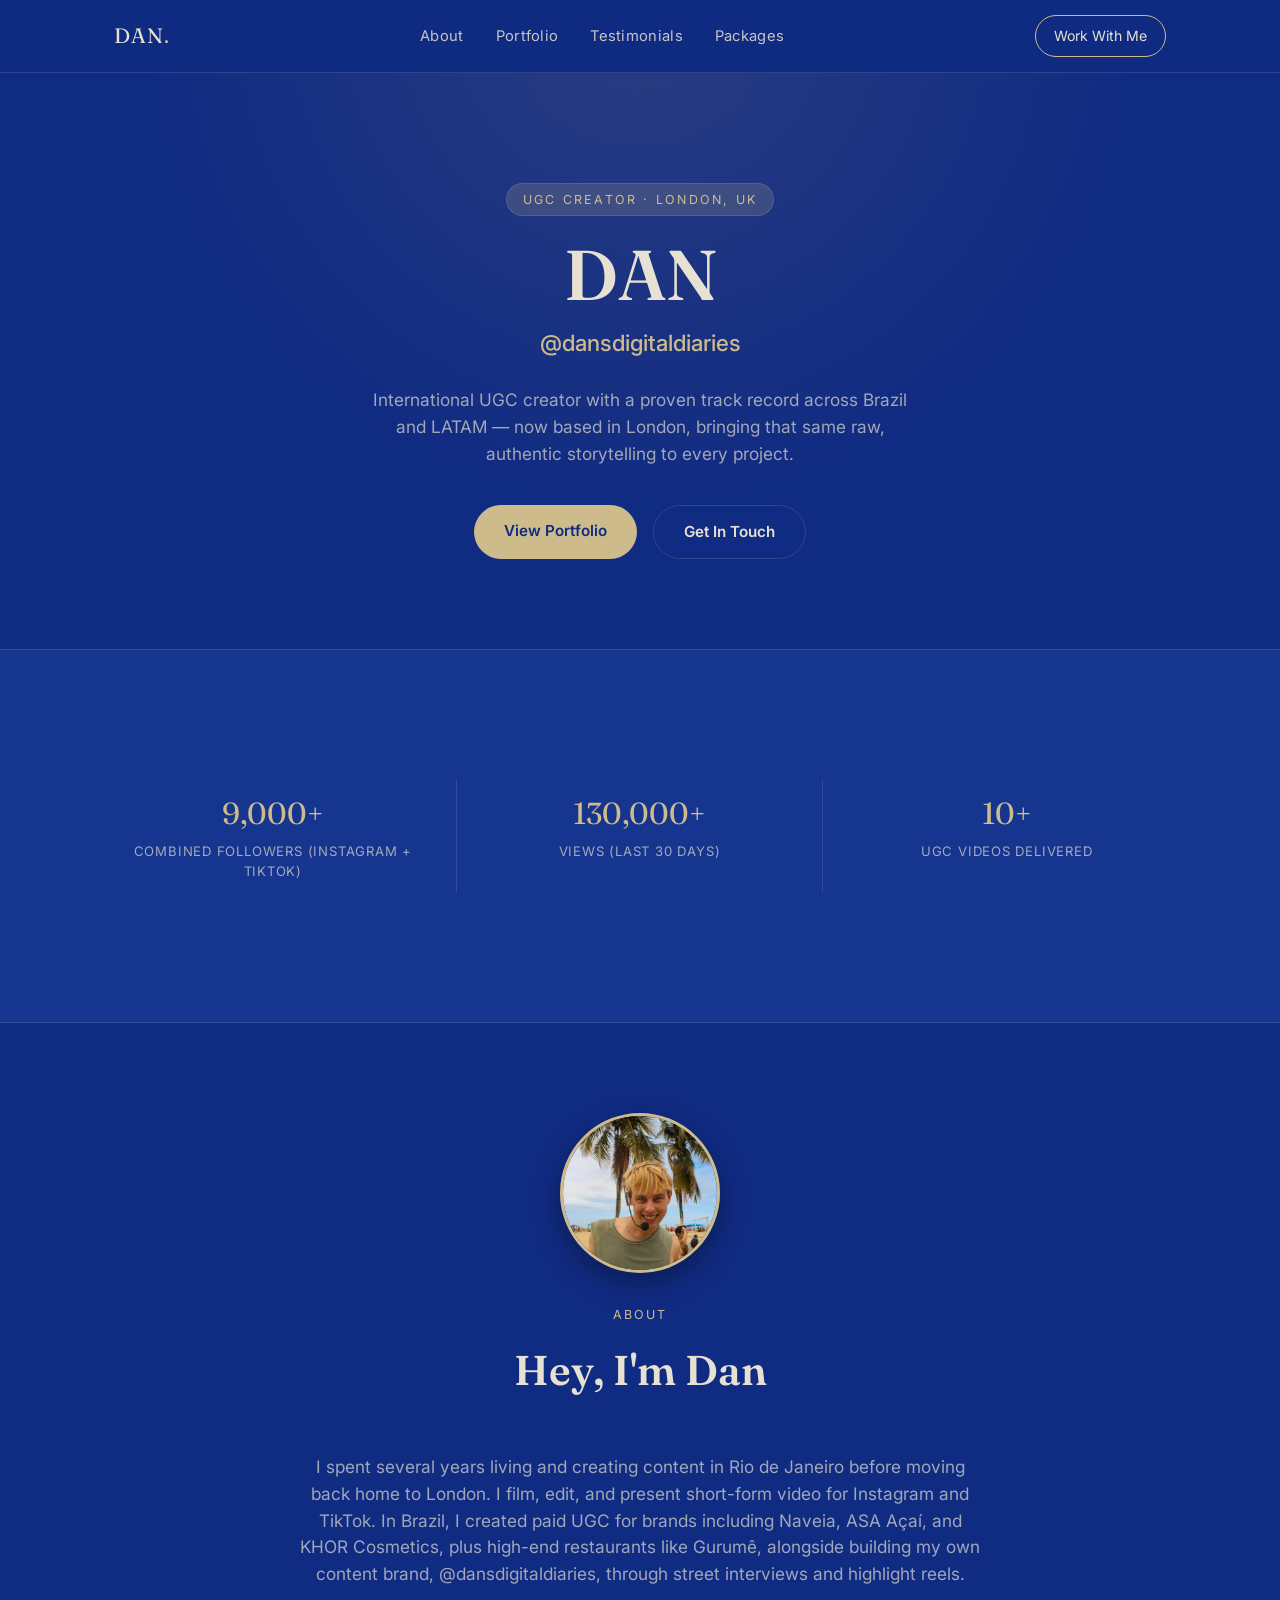
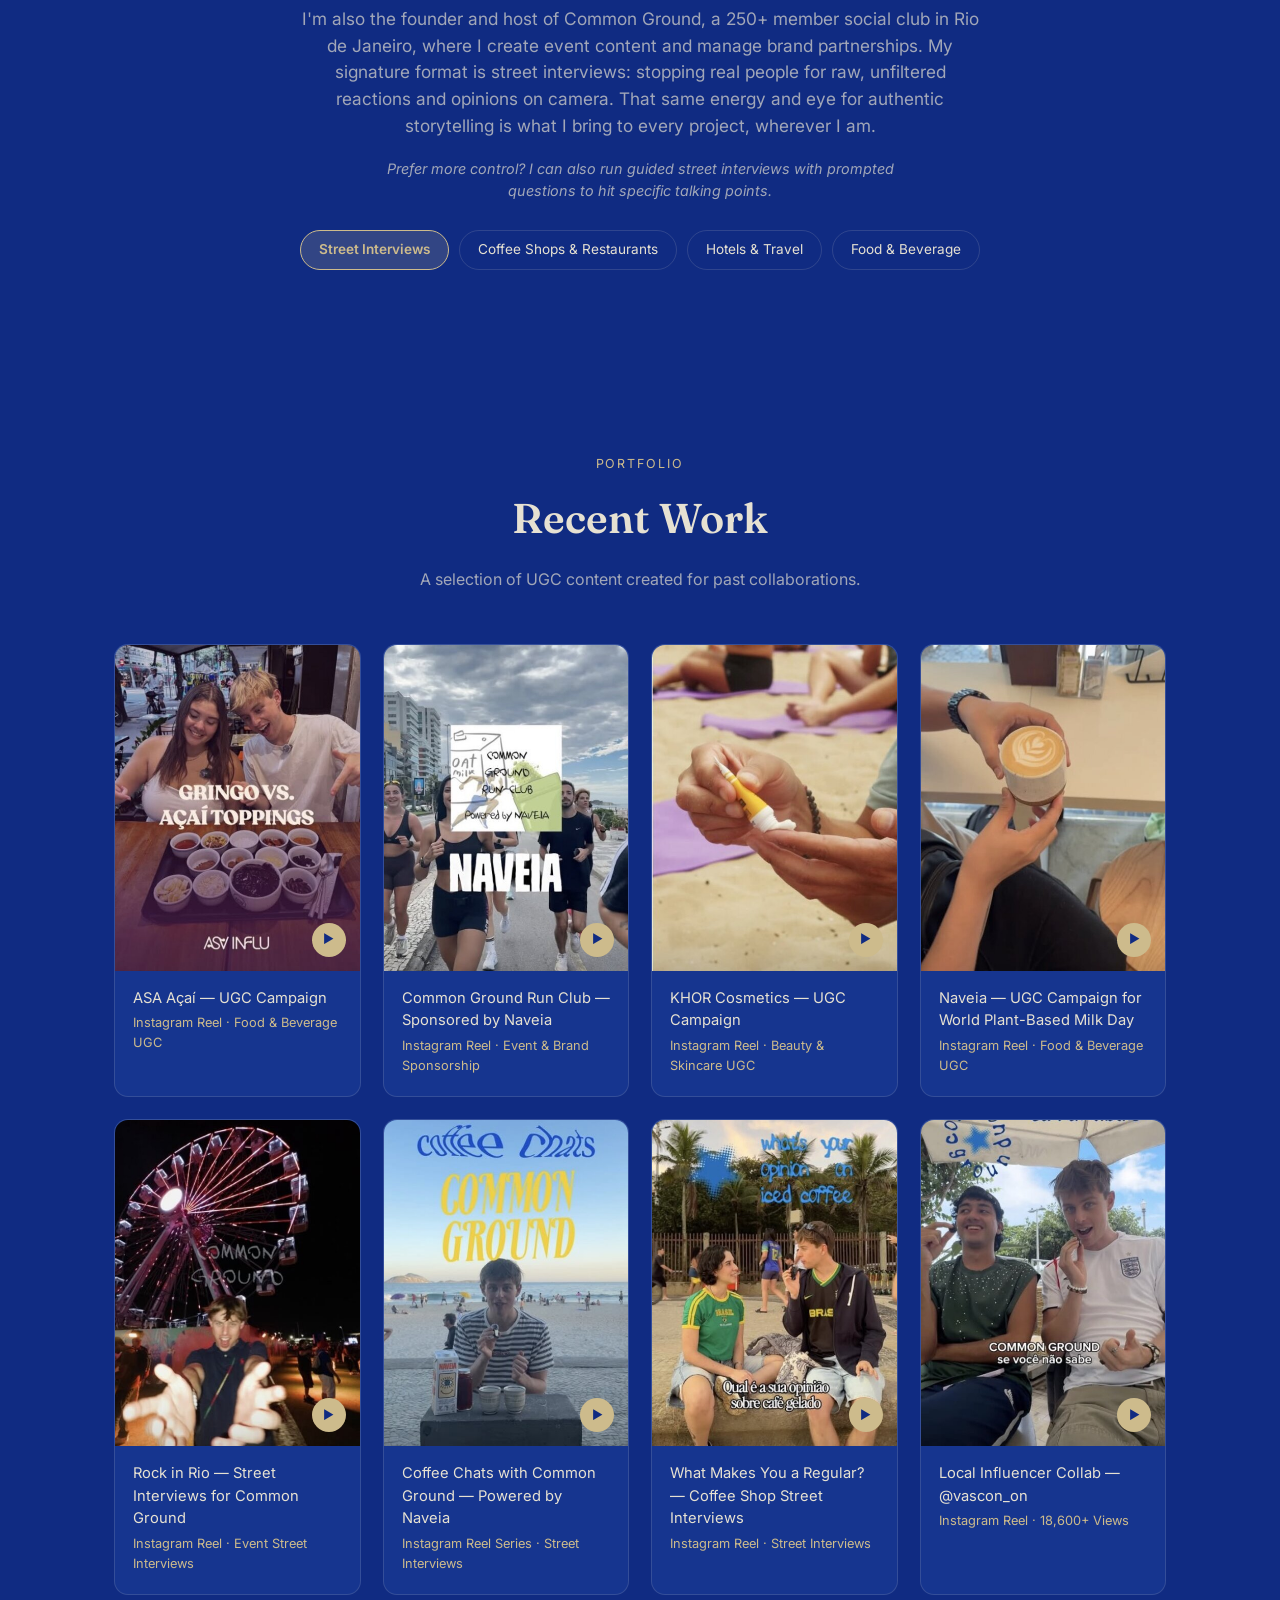
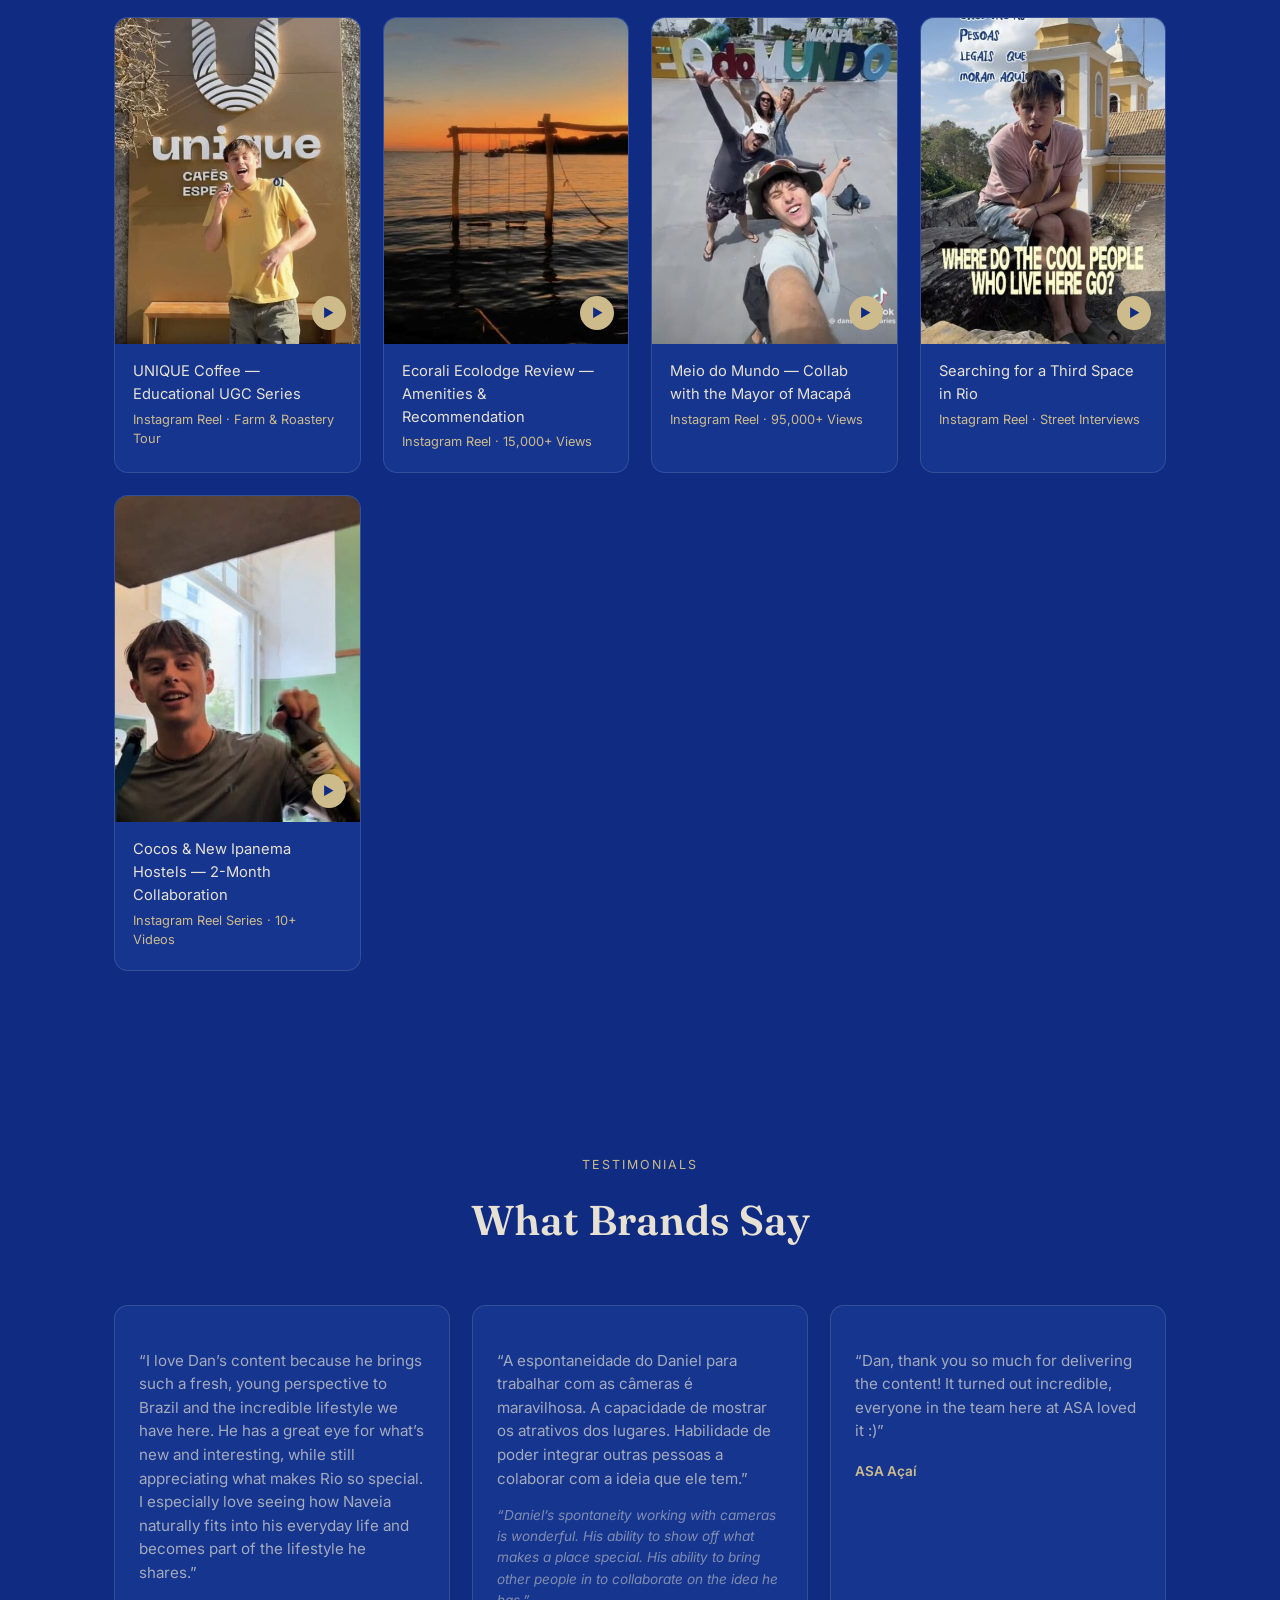
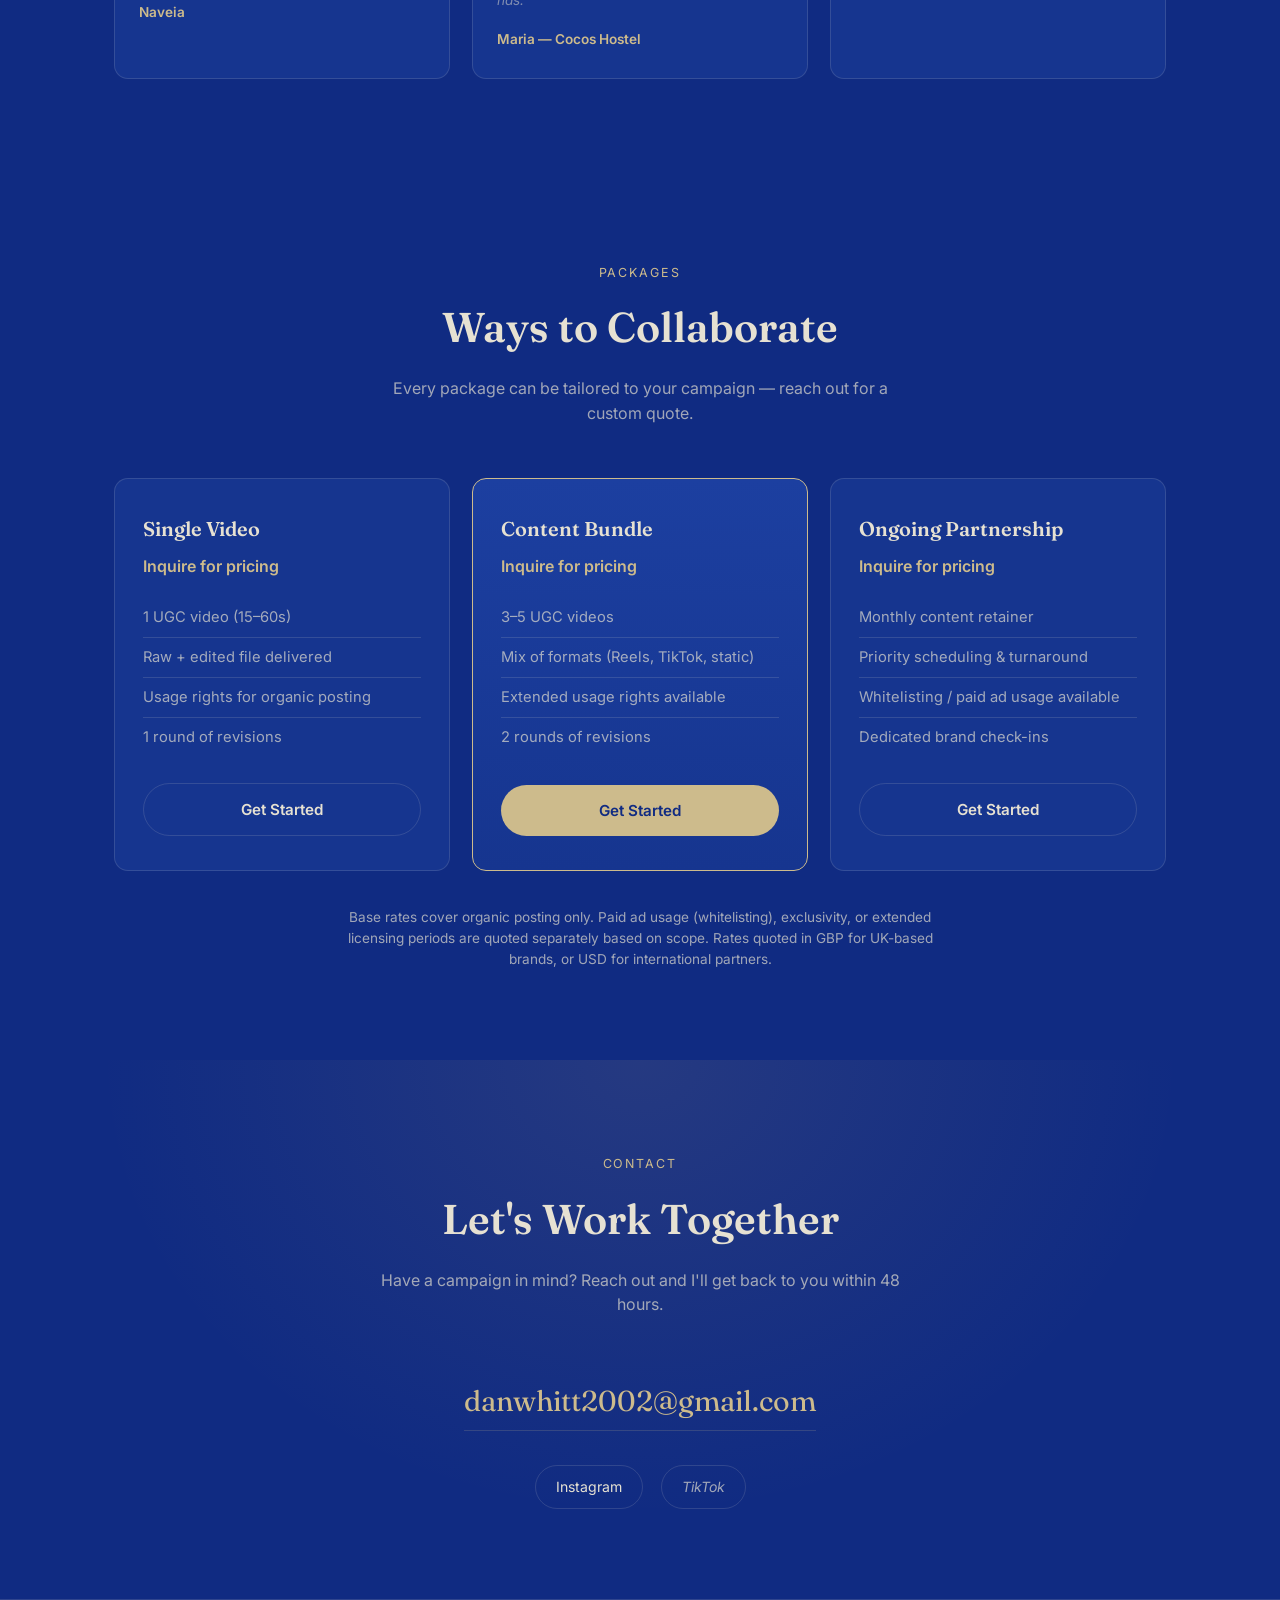
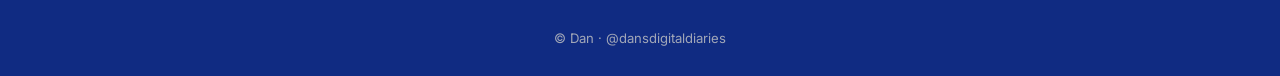
<file: index.html>
<!doctype html>
<html lang="en">
<head>
  <meta charset="UTF-8" />
  <meta name="viewport" content="width=device-width, initial-scale=1.0" />
  <title>DAN — @dansdigitaldiaries | UGC Creator, London</title>
  <meta name="description" content="UGC creator based in London, with a proven track record creating content for hospitality and food &amp; beverage brands across Brazil, Colombia, and Panama." />
  <link rel="preconnect" href="https://fonts.googleapis.com" />
  <link rel="preconnect" href="https://fonts.gstatic.com" crossorigin />
  <link href="https://fonts.googleapis.com/css2?family=Fraunces:wght@500;600&family=Inter:wght@400;500;600;700&display=swap" rel="stylesheet" />
  <link rel="stylesheet" href="styles.css" />
</head>
<body>

  <header id="site-header">
    <nav class="wrap">
      <a href="#top" class="brand">DAN<span>.</span></a>
      <div class="nav-links">
        <a href="#about">About</a>
        <a href="#portfolio">Portfolio</a>
        <a href="#testimonials">Testimonials</a>
        <a href="#packages">Packages</a>
      </div>
      <a href="#contact" class="nav-cta">Work With Me</a>
      <button class="menu-toggle" id="menu-toggle" aria-label="Toggle menu">&#9776;</button>
    </nav>
  </header>

  <main id="top">

    <!-- HERO -->
    <section class="hero">
      <div class="wrap">
        <span class="eyebrow">UGC Creator &middot; London, UK</span>
        <h1>DAN</h1>
        <div class="handle">@dansdigitaldiaries</div>
        <p class="tagline">
          International UGC creator with a proven track record across Brazil and
          LATAM &mdash; now based in London, bringing that same raw, authentic
          storytelling to every project.
        </p>
        <div class="hero-ctas">
          <a href="#portfolio" class="btn btn-primary">View Portfolio</a>
          <a href="#contact" class="btn btn-secondary">Get In Touch</a>
        </div>
      </div>
    </section>

    <!-- STATS -->
    <section class="stats">
      <div class="wrap stats-grid">
        <!-- TODO: fill in remaining numbers, or delete stats you don't want to show -->
        <div class="stat">
          <div class="num">9,000+</div>
          <div class="label">Combined Followers (Instagram + TikTok)</div>
        </div>
        <div class="stat">
          <div class="num">130,000+</div>
          <div class="label">Views (Last 30 Days)</div>
        </div>
        <div class="stat">
          <div class="num">10+</div>
          <div class="label">UGC Videos Delivered</div>
        </div>
      </div>
    </section>

    <!-- ABOUT -->
    <section id="about">
      <div class="wrap">
        <div class="about-photo">
          <img src="images/about-photo.jpg" alt="Dan hosting a street interview on the beach in Rio de Janeiro" />
        </div>
        <div class="section-head">
          <span class="eyebrow">About</span>
          <h2>Hey, I'm Dan</h2>
        </div>
        <p class="about-body">
          I spent several years living and creating content in Rio de Janeiro before
          moving back home to London. I film, edit, and present short-form video for
          Instagram and TikTok. In Brazil, I created paid UGC for brands including
          Naveia, ASA A&ccedil;a&iacute;, and KHOR Cosmetics, plus high-end restaurants
          like Gurum&ecirc;, alongside building my own content brand,
          @dansdigitaldiaries, through street interviews and highlight reels.
        </p>
        <p class="about-body">
          I'm also the founder and host of Common Ground, a 250+ member social club
          in Rio de Janeiro, where I create event content and manage brand partnerships.
          My signature format is street interviews: stopping real people for raw,
          unfiltered reactions and opinions on camera. That same energy and eye for
          authentic storytelling is what I bring to every project, wherever I am.
        </p>
        <p class="about-note">
          Prefer more control? I can also run guided street interviews with prompted
          questions to hit specific talking points.
        </p>
        <div class="niche-tags">
          <span class="niche-specialty">Street Interviews</span>
          <span>Coffee Shops &amp; Restaurants</span>
          <span>Hotels &amp; Travel</span>
          <span>Food &amp; Beverage</span>
        </div>
      </div>
    </section>

    <!-- PORTFOLIO -->
    <section id="portfolio">
      <div class="wrap">
        <div class="section-head">
          <span class="eyebrow">Portfolio</span>
          <h2>Recent Work</h2>
          <p>A selection of UGC content created for past collaborations.</p>
        </div>
        <div class="portfolio-grid">
          <!--
            TODO: repeat this card for each piece of content.
            Swap the <a href> for the real video/post link, and replace the thumb text
            with a background-image (or an embedded <iframe> for TikTok/YouTube).
          -->
          <a class="portfolio-card" href="https://www.instagram.com/reel/DfIjsjmS9Ih/?hvrq=MTAxcG14MmdkbHpsYQ==" target="_blank" rel="noopener">
            <div class="portfolio-thumb has-image">
              <img src="images/asa-acai.jpg" alt="Gringo vs. Açaí Toppings — Dan and a friend with a tray of açaí toppings for ASA Açaí" />
            </div>
            <div class="portfolio-info">
              <div class="cap">ASA A&ccedil;a&iacute; &mdash; UGC Campaign</div>
              <div class="meta">Instagram Reel &middot; Food &amp; Beverage UGC</div>
            </div>
          </a>
          <a class="portfolio-card" href="https://www.instagram.com/reel/DeZMuOWSxI6/?jplx=ZDN0OG1sOGdib25m" target="_blank" rel="noopener">
            <div class="portfolio-thumb has-image">
              <img src="images/run-club.jpg" alt="Common Ground Run Club, powered by Naveia, group run along the Rio waterfront" />
            </div>
            <div class="portfolio-info">
              <div class="cap">Common Ground Run Club &mdash; Sponsored by Naveia</div>
              <div class="meta">Instagram Reel &middot; Event &amp; Brand Sponsorship</div>
            </div>
          </a>
          <a class="portfolio-card" href="https://www.instagram.com/reel/Dfap5sQhSQ2/?knvt=dmx6dmtxdDZqaGp2" target="_blank" rel="noopener">
            <div class="portfolio-thumb has-image">
              <img src="images/khor.jpg" alt="Applying KHOR Cosmetics sunscreen on the beach, UGC collab" />
            </div>
            <div class="portfolio-info">
              <div class="cap">KHOR Cosmetics &mdash; UGC Campaign</div>
              <div class="meta">Instagram Reel &middot; Beauty &amp; Skincare UGC</div>
            </div>
          </a>
          <a class="portfolio-card" href="https://www.instagram.com/reel/DcV8kQiJ_xF/?stkn=dXg3em9vYXdtbnZu" target="_blank" rel="noopener">
            <div class="portfolio-thumb has-image">
              <img src="images/naveia-coffee-crawl.jpg" alt="Holding a latte at one of the cafes on the Naveia Rio coffee crawl" />
            </div>
            <div class="portfolio-info">
              <div class="cap">Naveia &mdash; UGC Campaign for World Plant-Based Milk Day</div>
              <div class="meta">Instagram Reel &middot; Food &amp; Beverage UGC</div>
            </div>
          </a>
          <a class="portfolio-card" href="https://www.instagram.com/reel/Dc1n9Q_y5s_/?jplx=Yzd3ZXZlcWZxMjdy" target="_blank" rel="noopener">
            <div class="portfolio-thumb has-image">
              <img src="images/rock-in-rio.jpg" alt="Dan at Rock in Rio with the festival ferris wheel and Common Ground sign behind him" />
            </div>
            <div class="portfolio-info">
              <div class="cap">Rock in Rio &mdash; Street Interviews for Common Ground</div>
              <div class="meta">Instagram Reel &middot; Event Street Interviews</div>
            </div>
          </a>
          <a class="portfolio-card" href="https://www.instagram.com/reel/DbN8LhvyVzY/?gwpx=MWlobTFpODdrNGFqcA==" target="_blank" rel="noopener">
            <div class="portfolio-thumb has-image">
              <img src="images/coffee-chats.jpg" alt="Coffee Chats with Common Ground, a series powered by Naveia, filmed on Copacabana beach" />
            </div>
            <div class="portfolio-info">
              <div class="cap">Coffee Chats with Common Ground &mdash; Powered by Naveia</div>
              <div class="meta">Instagram Reel Series &middot; Street Interviews</div>
            </div>
          </a>
          <a class="portfolio-card" href="https://www.instagram.com/reel/DadVj8aSujp/?hvrq=eWVoeDluNDVndTc=" target="_blank" rel="noopener">
            <div class="portfolio-thumb has-image">
              <img src="images/iced-coffee-opinion.jpg" alt="Dan interviewing someone on their opinion of iced coffee, street interview style" />
            </div>
            <div class="portfolio-info">
              <div class="cap">What Makes You a Regular? &mdash; Coffee Shop Street Interviews</div>
              <div class="meta">Instagram Reel &middot; Street Interviews</div>
            </div>
          </a>
          <a class="portfolio-card" href="https://www.instagram.com/reel/DZxbI_6ySsY/?cnvx=NXN3NHdzdjE2Z3F6" target="_blank" rel="noopener">
            <div class="portfolio-thumb has-image">
              <img src="images/vascon.jpg" alt="Dan and Brazilian influencer @vascon_on introducing Common Ground" />
            </div>
            <div class="portfolio-info">
              <div class="cap">Local Influencer Collab &mdash; @vascon_on</div>
              <div class="meta">Instagram Reel &middot; 18,600+ Views</div>
            </div>
          </a>
          <a class="portfolio-card" href="https://www.instagram.com/reel/Db5sVARS_AE/?stkn=MWN2d3IxZzF5ZnFydg==" target="_blank" rel="noopener">
            <div class="portfolio-thumb has-image">
              <img src="images/unique-coffee.jpg" alt="Dan outside UNIQUE Cafés Especiais in São Lourenço, Minas Gerais" />
            </div>
            <div class="portfolio-info">
              <div class="cap">UNIQUE Coffee &mdash; Educational UGC Series</div>
              <div class="meta">Instagram Reel &middot; Farm &amp; Roastery Tour</div>
            </div>
          </a>
          <a class="portfolio-card" href="https://www.instagram.com/reel/DC9V8kOu9NS/?stkn=MWdoemQwd2xtZWt5Mg==" target="_blank" rel="noopener">
            <div class="portfolio-thumb has-image">
              <img src="images/ecorali.jpg" alt="Sunset over the water at Ecorali Ecolodge, Colombia" />
            </div>
            <div class="portfolio-info">
              <div class="cap">Ecorali Ecolodge Review &mdash; Amenities &amp; Recommendation</div>
              <div class="meta">Instagram Reel &middot; 15,000+ Views</div>
            </div>
          </a>
          <a class="portfolio-card" href="https://www.instagram.com/reel/DIyXXO2RkKg/?stkn=MTg4cnplMnRvcWhzaQ==" target="_blank" rel="noopener">
            <div class="portfolio-thumb has-image">
              <img src="images/meio-do-mundo.jpg" alt="Dan and friends celebrating at the Meio do Mundo (Equator line) monument in Macapá" />
            </div>
            <div class="portfolio-info">
              <div class="cap">Meio do Mundo &mdash; Collab with the Mayor of Macap&aacute;</div>
              <div class="meta">Instagram Reel &middot; 95,000+ Views</div>
            </div>
          </a>
          <a class="portfolio-card" href="https://www.instagram.com/reel/DcdtFJly0Lu/?evlk=eDI1YTNiajA1dHBu" target="_blank" rel="noopener">
            <div class="portfolio-thumb has-image">
              <img src="images/third-space.jpg" alt="Dan asking where the cool people who live here go, searching for a third space in Rio" />
            </div>
            <div class="portfolio-info">
              <div class="cap">Searching for a Third Space in Rio</div>
              <div class="meta">Instagram Reel &middot; Street Interviews</div>
            </div>
          </a>
          <a class="portfolio-card" href="https://www.instagram.com/reel/DYIaSvtv-GI/?stkn=bzMyYXdreHN0azNq" target="_blank" rel="noopener">
            <div class="portfolio-thumb has-image">
              <img src="images/cocos-new-ipanema.jpg" alt="Dan presenting hostel amenities for Cocos &amp; New Ipanema Hostels" />
            </div>
            <div class="portfolio-info">
              <div class="cap">Cocos &amp; New Ipanema Hostels &mdash; 2-Month Collaboration</div>
              <div class="meta">Instagram Reel Series &middot; 10+ Videos</div>
            </div>
          </a>
        </div>
      </div>
    </section>

    <!-- TESTIMONIALS (optional — delete this whole <section> if you don't have quotes yet) -->
    <section id="testimonials">
      <div class="wrap">
        <div class="section-head">
          <span class="eyebrow">Testimonials</span>
          <h2>What Brands Say</h2>
        </div>
        <div class="testimonial-grid">
          <div class="testimonial-card">
            <p class="quote">&ldquo;I love Dan&rsquo;s content because he brings such a fresh, young
            perspective to Brazil and the incredible lifestyle we have here. He has a great eye
            for what&rsquo;s new and interesting, while still appreciating what makes Rio so
            special. I especially love seeing how Naveia naturally fits into his everyday life
            and becomes part of the lifestyle he shares.&rdquo;</p>
            <div class="who">Naveia</div>
          </div>
          <div class="testimonial-card">
            <p class="quote">&ldquo;A espontaneidade do Daniel para trabalhar com as c&acirc;meras &eacute;
            maravilhosa. A capacidade de mostrar os atrativos dos lugares. Habilidade de poder
            integrar outras pessoas a colaborar com a ideia que ele tem.&rdquo;</p>
            <p class="quote quote-translation">&ldquo;Daniel&rsquo;s spontaneity working with cameras
            is wonderful. His ability to show off what makes a place special. His ability to bring
            other people in to collaborate on the idea he has.&rdquo;</p>
            <div class="who">Maria &mdash; Cocos Hostel</div>
          </div>
          <div class="testimonial-card">
            <p class="quote">&ldquo;Dan, thank you so much for delivering the content! It turned
            out incredible, everyone in the team here at ASA loved it :)&rdquo;</p>
            <div class="who">ASA A&ccedil;a&iacute;</div>
          </div>
        </div>
      </div>
    </section>

    <!-- PACKAGES -->
    <section id="packages">
      <div class="wrap">
        <div class="section-head">
          <span class="eyebrow">Packages</span>
          <h2>Ways to Collaborate</h2>
          <p>Every package can be tailored to your campaign — reach out for a custom quote.</p>
        </div>
        <div class="package-grid">
          <div class="package-card">
            <h3>Single Video</h3>
            <div class="price">Inquire for pricing</div>
            <ul>
              <li>1 UGC video (15&ndash;60s)</li>
              <li>Raw + edited file delivered</li>
              <li>Usage rights for organic posting</li>
              <li>1 round of revisions</li>
            </ul>
            <a href="#contact" class="btn btn-secondary">Get Started</a>
          </div>
          <div class="package-card featured">
            <h3>Content Bundle</h3>
            <div class="price">Inquire for pricing</div>
            <ul>
              <li>3&ndash;5 UGC videos</li>
              <li>Mix of formats (Reels, TikTok, static)</li>
              <li>Extended usage rights available</li>
              <li>2 rounds of revisions</li>
            </ul>
            <a href="#contact" class="btn btn-primary">Get Started</a>
          </div>
          <div class="package-card">
            <h3>Ongoing Partnership</h3>
            <div class="price">Inquire for pricing</div>
            <ul>
              <li>Monthly content retainer</li>
              <li>Priority scheduling &amp; turnaround</li>
              <li>Whitelisting / paid ad usage available</li>
              <li>Dedicated brand check-ins</li>
            </ul>
            <a href="#contact" class="btn btn-secondary">Get Started</a>
          </div>
        </div>
        <p class="packages-note">
          Base rates cover organic posting only. Paid ad usage (whitelisting), exclusivity,
          or extended licensing periods are quoted separately based on scope. Rates quoted in
          GBP for UK-based brands, or USD for international partners.
        </p>
      </div>
    </section>

    <!-- CONTACT -->
    <section id="contact" class="contact">
      <div class="wrap">
        <div class="section-head">
          <span class="eyebrow">Contact</span>
          <h2>Let's Work Together</h2>
          <p>Have a campaign in mind? Reach out and I'll get back to you within 48 hours.</p>
        </div>
        <a href="mailto:danwhitt2002@gmail.com" class="contact-email">danwhitt2002@gmail.com</a>
        <div class="social-row">
          <a href="https://instagram.com/dansdigitaldiaries" target="_blank" rel="noopener">Instagram</a>
          <!-- TODO: add/remove other platforms -->
          <a href="#" class="placeholder" target="_blank" rel="noopener">TikTok</a>
        </div>
      </div>
    </section>

  </main>

  <footer>
    <div class="wrap">&copy; <span id="year"></span> Dan &middot; @dansdigitaldiaries</div>
  </footer>

  <script src="script.js"></script>
</body>
</html>
</file>
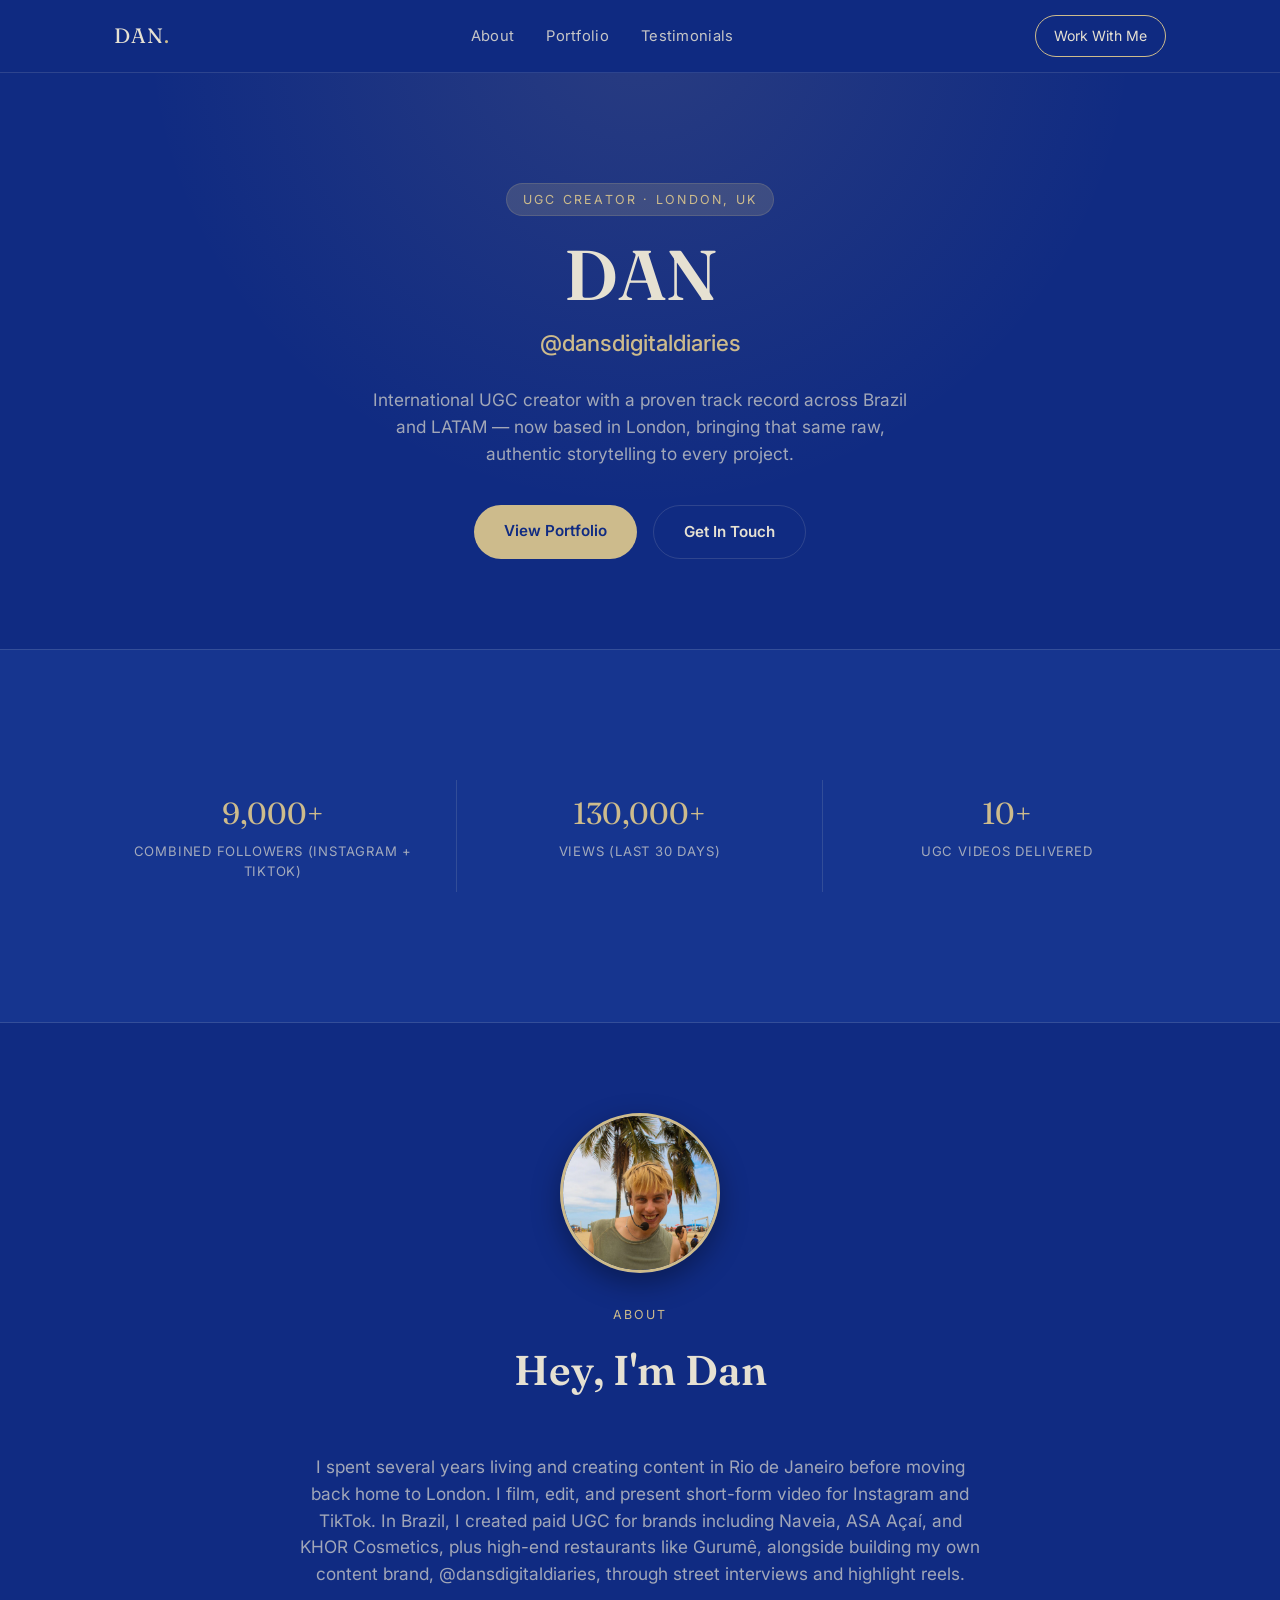
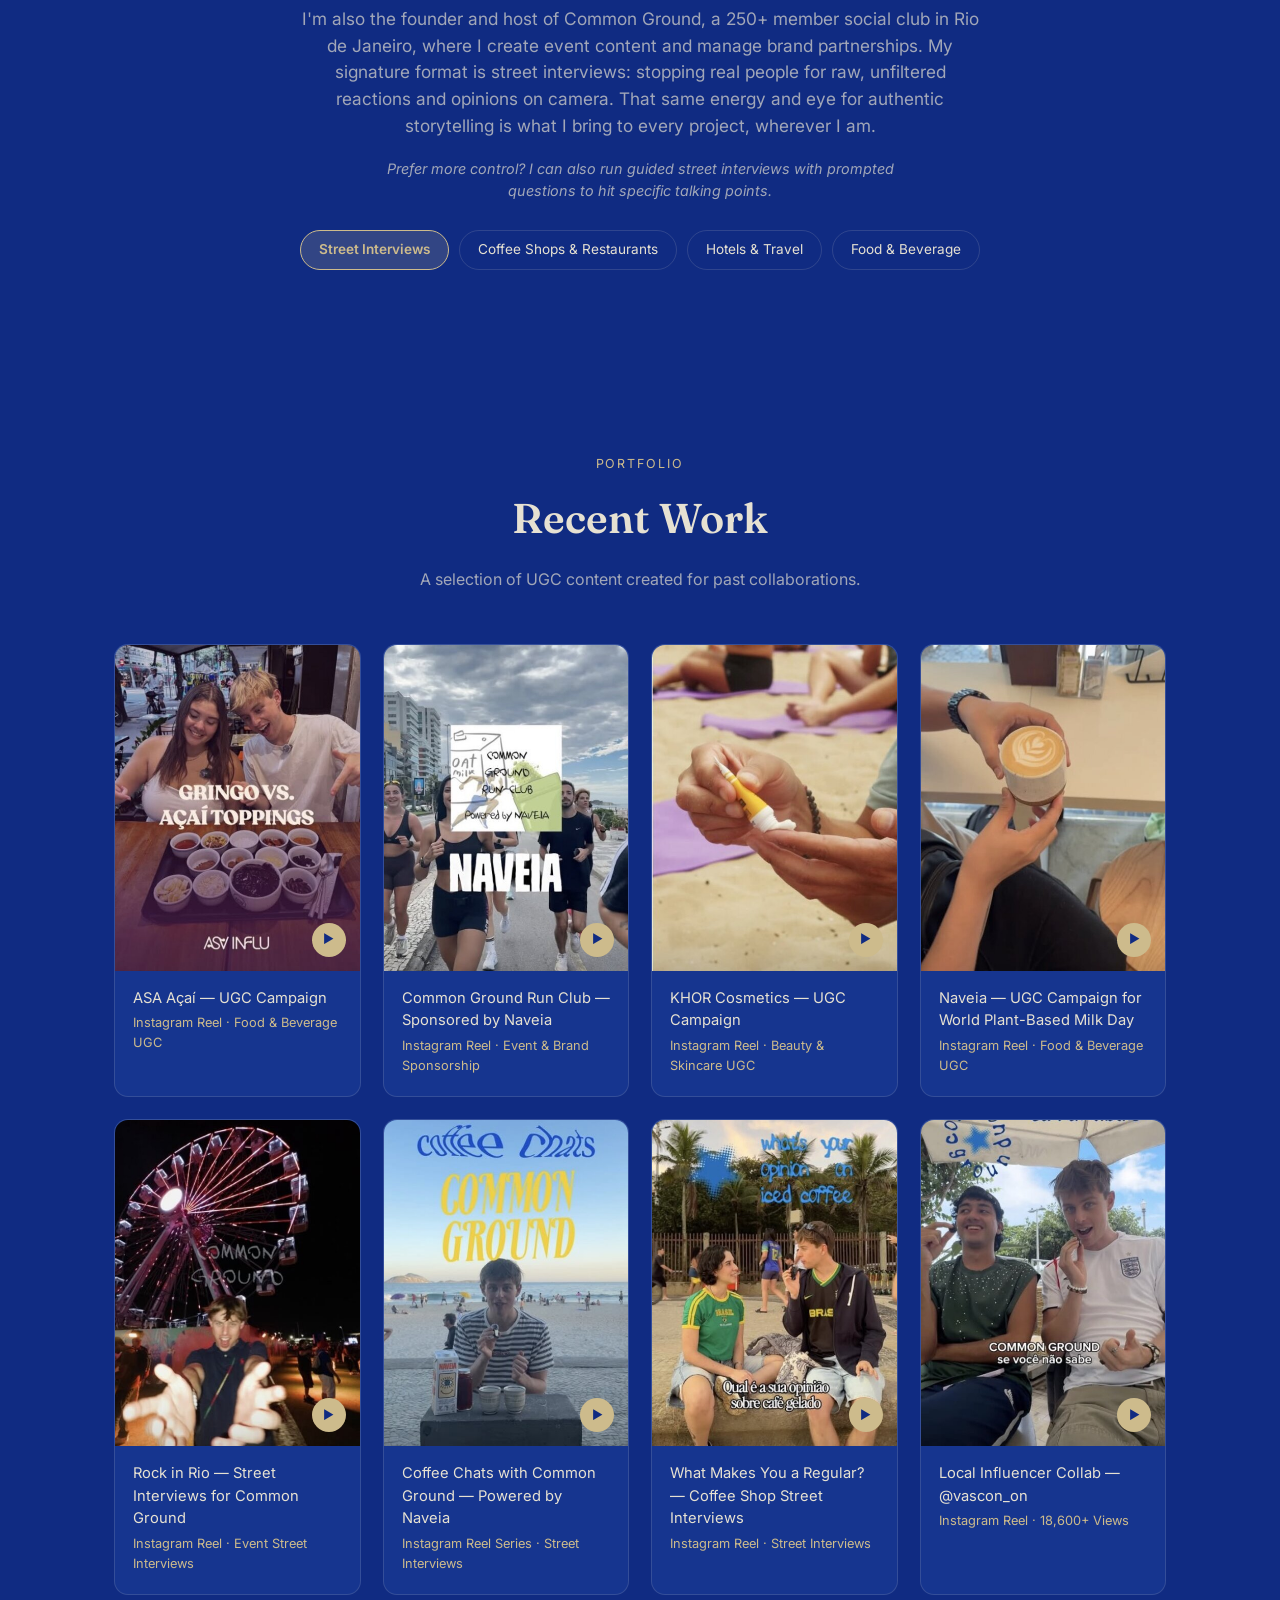
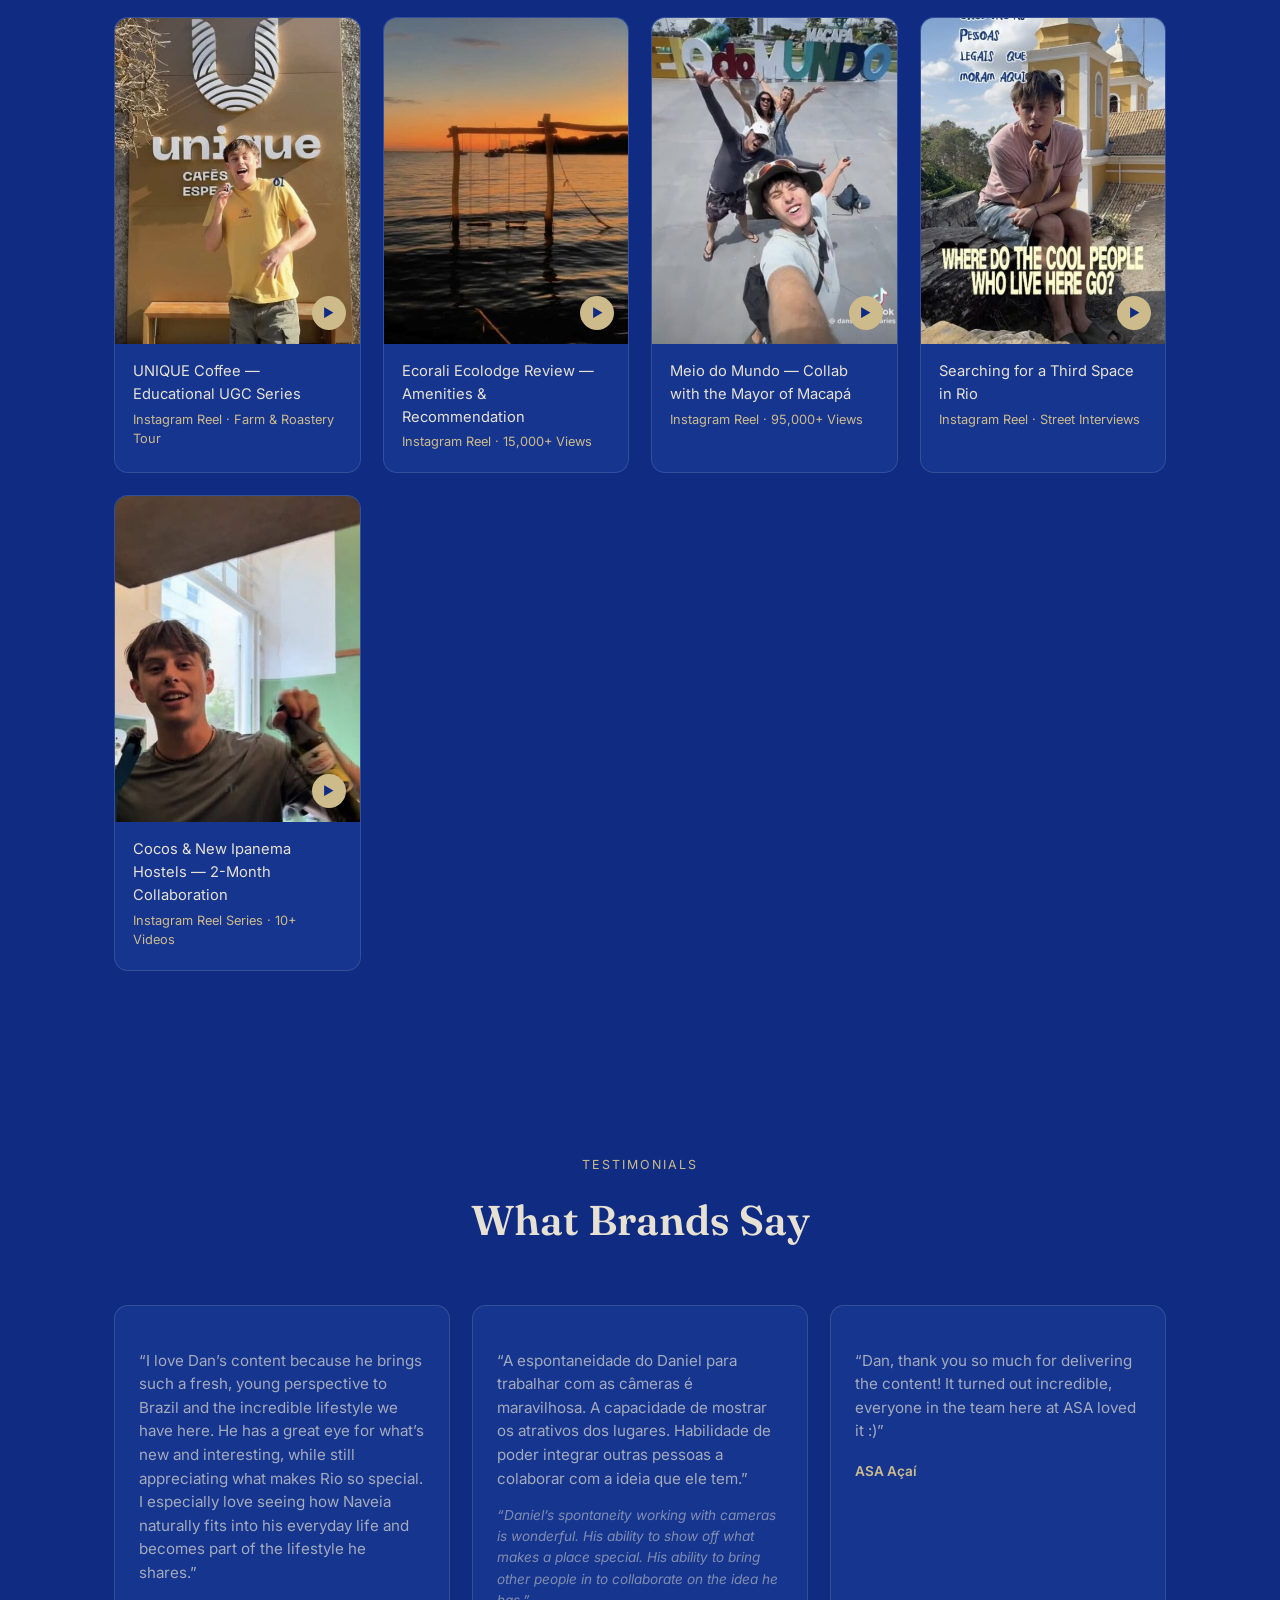
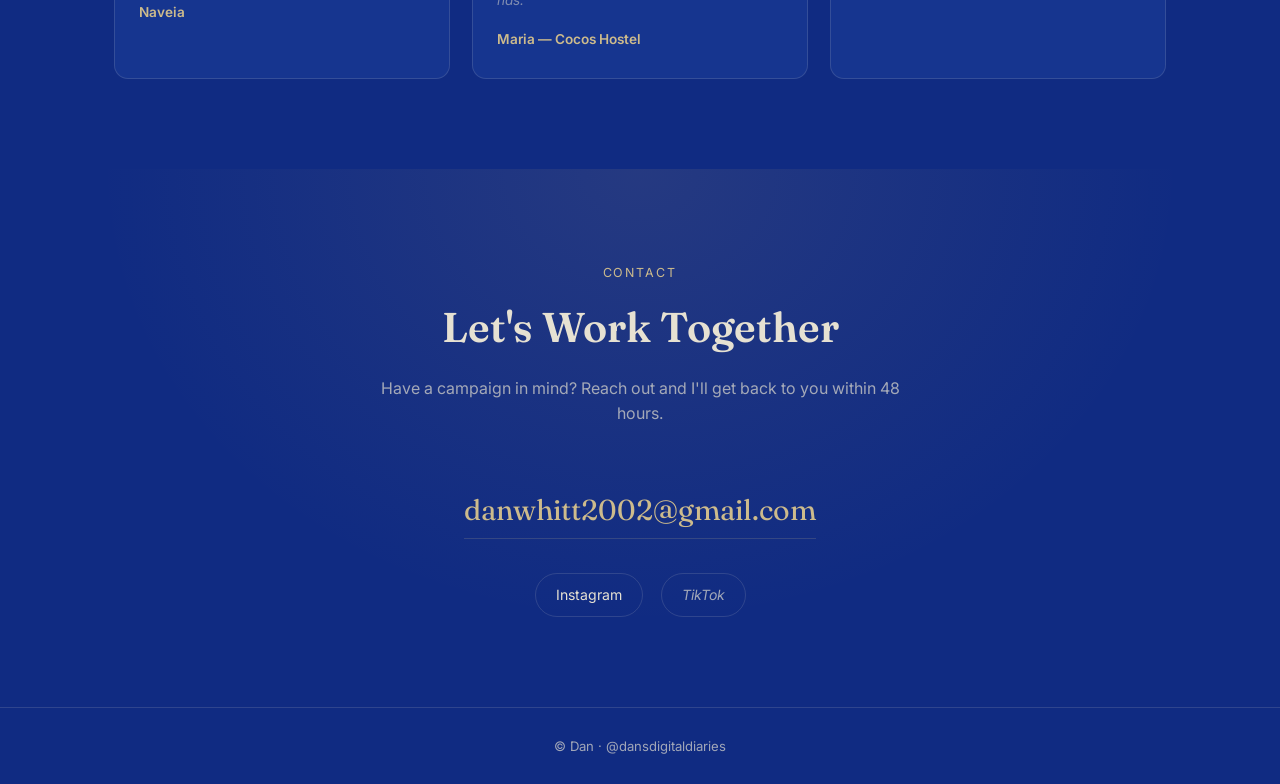
<file: job-application/index.html>
<!doctype html>
<html lang="en">
<head>
  <meta charset="UTF-8" />
  <meta name="viewport" content="width=device-width, initial-scale=1.0" />
  <title>DAN — @dansdigitaldiaries | Content Creator Portfolio</title>
  <meta name="description" content="UGC creator based in London, with a proven track record creating content for hospitality and food &amp; beverage brands across Brazil, Colombia, and Panama." />
  <link rel="preconnect" href="https://fonts.googleapis.com" />
  <link rel="preconnect" href="https://fonts.gstatic.com" crossorigin />
  <link href="https://fonts.googleapis.com/css2?family=Fraunces:wght@500;600&family=Inter:wght@400;500;600;700&display=swap" rel="stylesheet" />
  <link rel="stylesheet" href="../styles.css" />
</head>
<body>

  <header id="site-header">
    <nav class="wrap">
      <a href="#top" class="brand">DAN<span>.</span></a>
      <div class="nav-links">
        <a href="#about">About</a>
        <a href="#portfolio">Portfolio</a>
        <a href="#testimonials">Testimonials</a>
      </div>
      <a href="#contact" class="nav-cta">Work With Me</a>
      <button class="menu-toggle" id="menu-toggle" aria-label="Toggle menu">&#9776;</button>
    </nav>
  </header>

  <main id="top">

    <!-- HERO -->
    <section class="hero">
      <div class="wrap">
        <span class="eyebrow">UGC Creator &middot; London, UK</span>
        <h1>DAN</h1>
        <div class="handle">@dansdigitaldiaries</div>
        <p class="tagline">
          International UGC creator with a proven track record across Brazil and
          LATAM &mdash; now based in London, bringing that same raw, authentic
          storytelling to every project.
        </p>
        <div class="hero-ctas">
          <a href="#portfolio" class="btn btn-primary">View Portfolio</a>
          <a href="#contact" class="btn btn-secondary">Get In Touch</a>
        </div>
      </div>
    </section>

    <!-- STATS -->
    <section class="stats">
      <div class="wrap stats-grid">
        <!-- TODO: fill in remaining numbers, or delete stats you don't want to show -->
        <div class="stat">
          <div class="num">9,000+</div>
          <div class="label">Combined Followers (Instagram + TikTok)</div>
        </div>
        <div class="stat">
          <div class="num">130,000+</div>
          <div class="label">Views (Last 30 Days)</div>
        </div>
        <div class="stat">
          <div class="num">10+</div>
          <div class="label">UGC Videos Delivered</div>
        </div>
      </div>
    </section>

    <!-- ABOUT -->
    <section id="about">
      <div class="wrap">
        <div class="about-photo">
          <img src="../images/about-photo.jpg" alt="Dan hosting a street interview on the beach in Rio de Janeiro" />
        </div>
        <div class="section-head">
          <span class="eyebrow">About</span>
          <h2>Hey, I'm Dan</h2>
        </div>
        <p class="about-body">
          I spent several years living and creating content in Rio de Janeiro before
          moving back home to London. I film, edit, and present short-form video for
          Instagram and TikTok. In Brazil, I created paid UGC for brands including
          Naveia, ASA A&ccedil;a&iacute;, and KHOR Cosmetics, plus high-end restaurants
          like Gurum&ecirc;, alongside building my own content brand,
          @dansdigitaldiaries, through street interviews and highlight reels.
        </p>
        <p class="about-body">
          I'm also the founder and host of Common Ground, a 250+ member social club
          in Rio de Janeiro, where I create event content and manage brand partnerships.
          My signature format is street interviews: stopping real people for raw,
          unfiltered reactions and opinions on camera. That same energy and eye for
          authentic storytelling is what I bring to every project, wherever I am.
        </p>
        <p class="about-note">
          Prefer more control? I can also run guided street interviews with prompted
          questions to hit specific talking points.
        </p>
        <div class="niche-tags">
          <span class="niche-specialty">Street Interviews</span>
          <span>Coffee Shops &amp; Restaurants</span>
          <span>Hotels &amp; Travel</span>
          <span>Food &amp; Beverage</span>
        </div>
      </div>
    </section>

    <!-- PORTFOLIO -->
    <section id="portfolio">
      <div class="wrap">
        <div class="section-head">
          <span class="eyebrow">Portfolio</span>
          <h2>Recent Work</h2>
          <p>A selection of UGC content created for past collaborations.</p>
        </div>
        <div class="portfolio-grid">
          <!--
            TODO: repeat this card for each piece of content.
            Swap the <a href> for the real video/post link, and replace the thumb text
            with a background-image (or an embedded <iframe> for TikTok/YouTube).
          -->
          <a class="portfolio-card" href="https://www.instagram.com/reel/DfIjsjmS9Ih/?hvrq=MTAxcG14MmdkbHpsYQ==" target="_blank" rel="noopener">
            <div class="portfolio-thumb has-image">
              <img src="../images/asa-acai.jpg" alt="Gringo vs. Açaí Toppings — Dan and a friend with a tray of açaí toppings for ASA Açaí" />
            </div>
            <div class="portfolio-info">
              <div class="cap">ASA A&ccedil;a&iacute; &mdash; UGC Campaign</div>
              <div class="meta">Instagram Reel &middot; Food &amp; Beverage UGC</div>
            </div>
          </a>
          <a class="portfolio-card" href="https://www.instagram.com/reel/DeZMuOWSxI6/?jplx=ZDN0OG1sOGdib25m" target="_blank" rel="noopener">
            <div class="portfolio-thumb has-image">
              <img src="../images/run-club.jpg" alt="Common Ground Run Club, powered by Naveia, group run along the Rio waterfront" />
            </div>
            <div class="portfolio-info">
              <div class="cap">Common Ground Run Club &mdash; Sponsored by Naveia</div>
              <div class="meta">Instagram Reel &middot; Event &amp; Brand Sponsorship</div>
            </div>
          </a>
          <a class="portfolio-card" href="https://www.instagram.com/reel/Dfap5sQhSQ2/?knvt=dmx6dmtxdDZqaGp2" target="_blank" rel="noopener">
            <div class="portfolio-thumb has-image">
              <img src="../images/khor.jpg" alt="Applying KHOR Cosmetics sunscreen on the beach, UGC collab" />
            </div>
            <div class="portfolio-info">
              <div class="cap">KHOR Cosmetics &mdash; UGC Campaign</div>
              <div class="meta">Instagram Reel &middot; Beauty &amp; Skincare UGC</div>
            </div>
          </a>
          <a class="portfolio-card" href="https://www.instagram.com/reel/DcV8kQiJ_xF/?stkn=dXg3em9vYXdtbnZu" target="_blank" rel="noopener">
            <div class="portfolio-thumb has-image">
              <img src="../images/naveia-coffee-crawl.jpg" alt="Holding a latte at one of the cafes on the Naveia Rio coffee crawl" />
            </div>
            <div class="portfolio-info">
              <div class="cap">Naveia &mdash; UGC Campaign for World Plant-Based Milk Day</div>
              <div class="meta">Instagram Reel &middot; Food &amp; Beverage UGC</div>
            </div>
          </a>
          <a class="portfolio-card" href="https://www.instagram.com/reel/Dc1n9Q_y5s_/?jplx=Yzd3ZXZlcWZxMjdy" target="_blank" rel="noopener">
            <div class="portfolio-thumb has-image">
              <img src="../images/rock-in-rio.jpg" alt="Dan at Rock in Rio with the festival ferris wheel and Common Ground sign behind him" />
            </div>
            <div class="portfolio-info">
              <div class="cap">Rock in Rio &mdash; Street Interviews for Common Ground</div>
              <div class="meta">Instagram Reel &middot; Event Street Interviews</div>
            </div>
          </a>
          <a class="portfolio-card" href="https://www.instagram.com/reel/DbN8LhvyVzY/?gwpx=MWlobTFpODdrNGFqcA==" target="_blank" rel="noopener">
            <div class="portfolio-thumb has-image">
              <img src="../images/coffee-chats.jpg" alt="Coffee Chats with Common Ground, a series powered by Naveia, filmed on Copacabana beach" />
            </div>
            <div class="portfolio-info">
              <div class="cap">Coffee Chats with Common Ground &mdash; Powered by Naveia</div>
              <div class="meta">Instagram Reel Series &middot; Street Interviews</div>
            </div>
          </a>
          <a class="portfolio-card" href="https://www.instagram.com/reel/DadVj8aSujp/?hvrq=eWVoeDluNDVndTc=" target="_blank" rel="noopener">
            <div class="portfolio-thumb has-image">
              <img src="../images/iced-coffee-opinion.jpg" alt="Dan interviewing someone on their opinion of iced coffee, street interview style" />
            </div>
            <div class="portfolio-info">
              <div class="cap">What Makes You a Regular? &mdash; Coffee Shop Street Interviews</div>
              <div class="meta">Instagram Reel &middot; Street Interviews</div>
            </div>
          </a>
          <a class="portfolio-card" href="https://www.instagram.com/reel/DZxbI_6ySsY/?cnvx=NXN3NHdzdjE2Z3F6" target="_blank" rel="noopener">
            <div class="portfolio-thumb has-image">
              <img src="../images/vascon.jpg" alt="Dan and Brazilian influencer @vascon_on introducing Common Ground" />
            </div>
            <div class="portfolio-info">
              <div class="cap">Local Influencer Collab &mdash; @vascon_on</div>
              <div class="meta">Instagram Reel &middot; 18,600+ Views</div>
            </div>
          </a>
          <a class="portfolio-card" href="https://www.instagram.com/reel/Db5sVARS_AE/?stkn=MWN2d3IxZzF5ZnFydg==" target="_blank" rel="noopener">
            <div class="portfolio-thumb has-image">
              <img src="../images/unique-coffee.jpg" alt="Dan outside UNIQUE Cafés Especiais in São Lourenço, Minas Gerais" />
            </div>
            <div class="portfolio-info">
              <div class="cap">UNIQUE Coffee &mdash; Educational UGC Series</div>
              <div class="meta">Instagram Reel &middot; Farm &amp; Roastery Tour</div>
            </div>
          </a>
          <a class="portfolio-card" href="https://www.instagram.com/reel/DC9V8kOu9NS/?stkn=MWdoemQwd2xtZWt5Mg==" target="_blank" rel="noopener">
            <div class="portfolio-thumb has-image">
              <img src="../images/ecorali.jpg" alt="Sunset over the water at Ecorali Ecolodge, Colombia" />
            </div>
            <div class="portfolio-info">
              <div class="cap">Ecorali Ecolodge Review &mdash; Amenities &amp; Recommendation</div>
              <div class="meta">Instagram Reel &middot; 15,000+ Views</div>
            </div>
          </a>
          <a class="portfolio-card" href="https://www.instagram.com/reel/DIyXXO2RkKg/?stkn=MTg4cnplMnRvcWhzaQ==" target="_blank" rel="noopener">
            <div class="portfolio-thumb has-image">
              <img src="../images/meio-do-mundo.jpg" alt="Dan and friends celebrating at the Meio do Mundo (Equator line) monument in Macapá" />
            </div>
            <div class="portfolio-info">
              <div class="cap">Meio do Mundo &mdash; Collab with the Mayor of Macap&aacute;</div>
              <div class="meta">Instagram Reel &middot; 95,000+ Views</div>
            </div>
          </a>
          <a class="portfolio-card" href="https://www.instagram.com/reel/DcdtFJly0Lu/?evlk=eDI1YTNiajA1dHBu" target="_blank" rel="noopener">
            <div class="portfolio-thumb has-image">
              <img src="../images/third-space.jpg" alt="Dan asking where the cool people who live here go, searching for a third space in Rio" />
            </div>
            <div class="portfolio-info">
              <div class="cap">Searching for a Third Space in Rio</div>
              <div class="meta">Instagram Reel &middot; Street Interviews</div>
            </div>
          </a>
          <a class="portfolio-card" href="https://www.instagram.com/reel/DYIaSvtv-GI/?stkn=bzMyYXdreHN0azNq" target="_blank" rel="noopener">
            <div class="portfolio-thumb has-image">
              <img src="../images/cocos-new-ipanema.jpg" alt="Dan presenting hostel amenities for Cocos &amp; New Ipanema Hostels" />
            </div>
            <div class="portfolio-info">
              <div class="cap">Cocos &amp; New Ipanema Hostels &mdash; 2-Month Collaboration</div>
              <div class="meta">Instagram Reel Series &middot; 10+ Videos</div>
            </div>
          </a>
        </div>
      </div>
    </section>

    <!-- TESTIMONIALS (optional — delete this whole <section> if you don't have quotes yet) -->
    <section id="testimonials">
      <div class="wrap">
        <div class="section-head">
          <span class="eyebrow">Testimonials</span>
          <h2>What Brands Say</h2>
        </div>
        <div class="testimonial-grid">
          <div class="testimonial-card">
            <p class="quote">&ldquo;I love Dan&rsquo;s content because he brings such a fresh, young
            perspective to Brazil and the incredible lifestyle we have here. He has a great eye
            for what&rsquo;s new and interesting, while still appreciating what makes Rio so
            special. I especially love seeing how Naveia naturally fits into his everyday life
            and becomes part of the lifestyle he shares.&rdquo;</p>
            <div class="who">Naveia</div>
          </div>
          <div class="testimonial-card">
            <p class="quote">&ldquo;A espontaneidade do Daniel para trabalhar com as c&acirc;meras &eacute;
            maravilhosa. A capacidade de mostrar os atrativos dos lugares. Habilidade de poder
            integrar outras pessoas a colaborar com a ideia que ele tem.&rdquo;</p>
            <p class="quote quote-translation">&ldquo;Daniel&rsquo;s spontaneity working with cameras
            is wonderful. His ability to show off what makes a place special. His ability to bring
            other people in to collaborate on the idea he has.&rdquo;</p>
            <div class="who">Maria &mdash; Cocos Hostel</div>
          </div>
          <div class="testimonial-card">
            <p class="quote">&ldquo;Dan, thank you so much for delivering the content! It turned
            out incredible, everyone in the team here at ASA loved it :)&rdquo;</p>
            <div class="who">ASA A&ccedil;a&iacute;</div>
          </div>
        </div>
      </div>
    </section>

    <!-- CONTACT -->
    <section id="contact" class="contact">
      <div class="wrap">
        <div class="section-head">
          <span class="eyebrow">Contact</span>
          <h2>Let's Work Together</h2>
          <p>Have a campaign in mind? Reach out and I'll get back to you within 48 hours.</p>
        </div>
        <a href="mailto:danwhitt2002@gmail.com" class="contact-email">danwhitt2002@gmail.com</a>
        <div class="social-row">
          <a href="https://instagram.com/dansdigitaldiaries" target="_blank" rel="noopener">Instagram</a>
          <!-- TODO: add/remove other platforms -->
          <a href="#" class="placeholder" target="_blank" rel="noopener">TikTok</a>
        </div>
      </div>
    </section>

  </main>

  <footer>
    <div class="wrap">&copy; <span id="year"></span> Dan &middot; @dansdigitaldiaries</div>
  </footer>

  <script src="../script.js"></script>
</body>
</html>
</file>
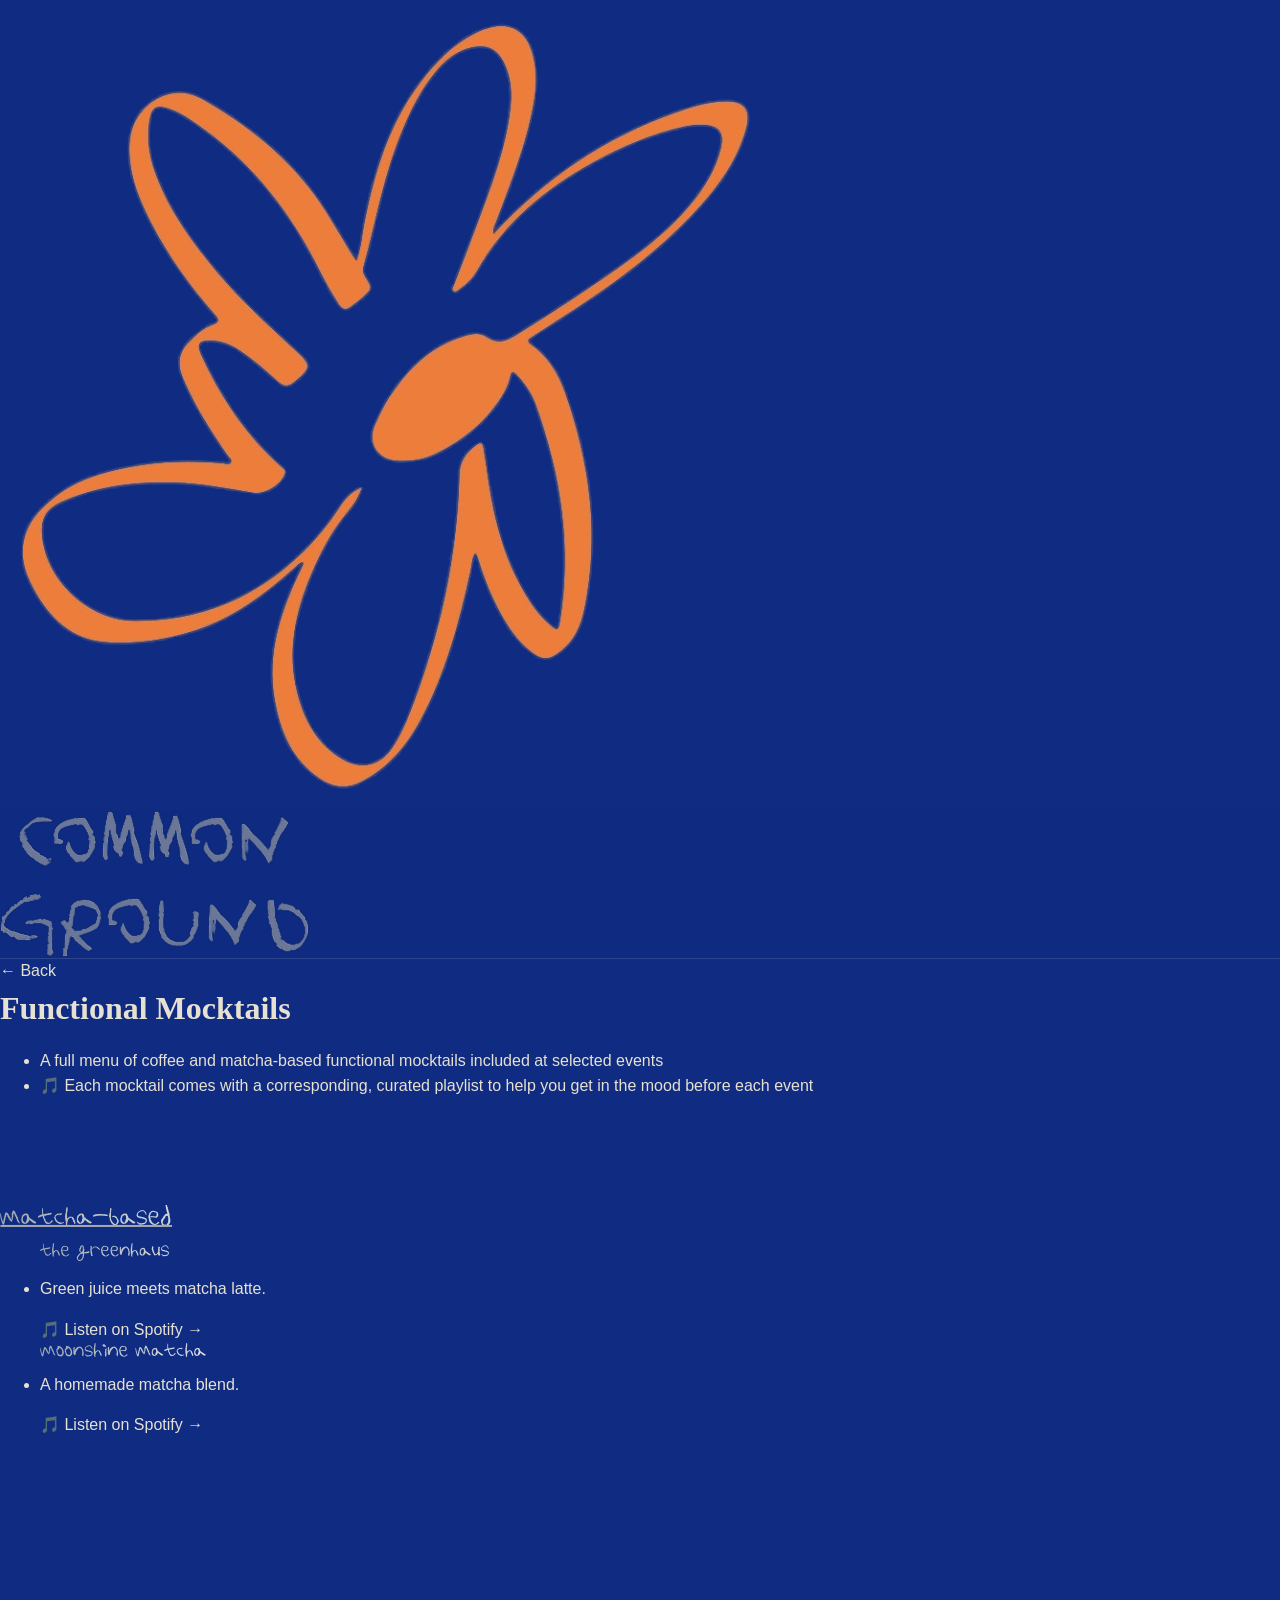
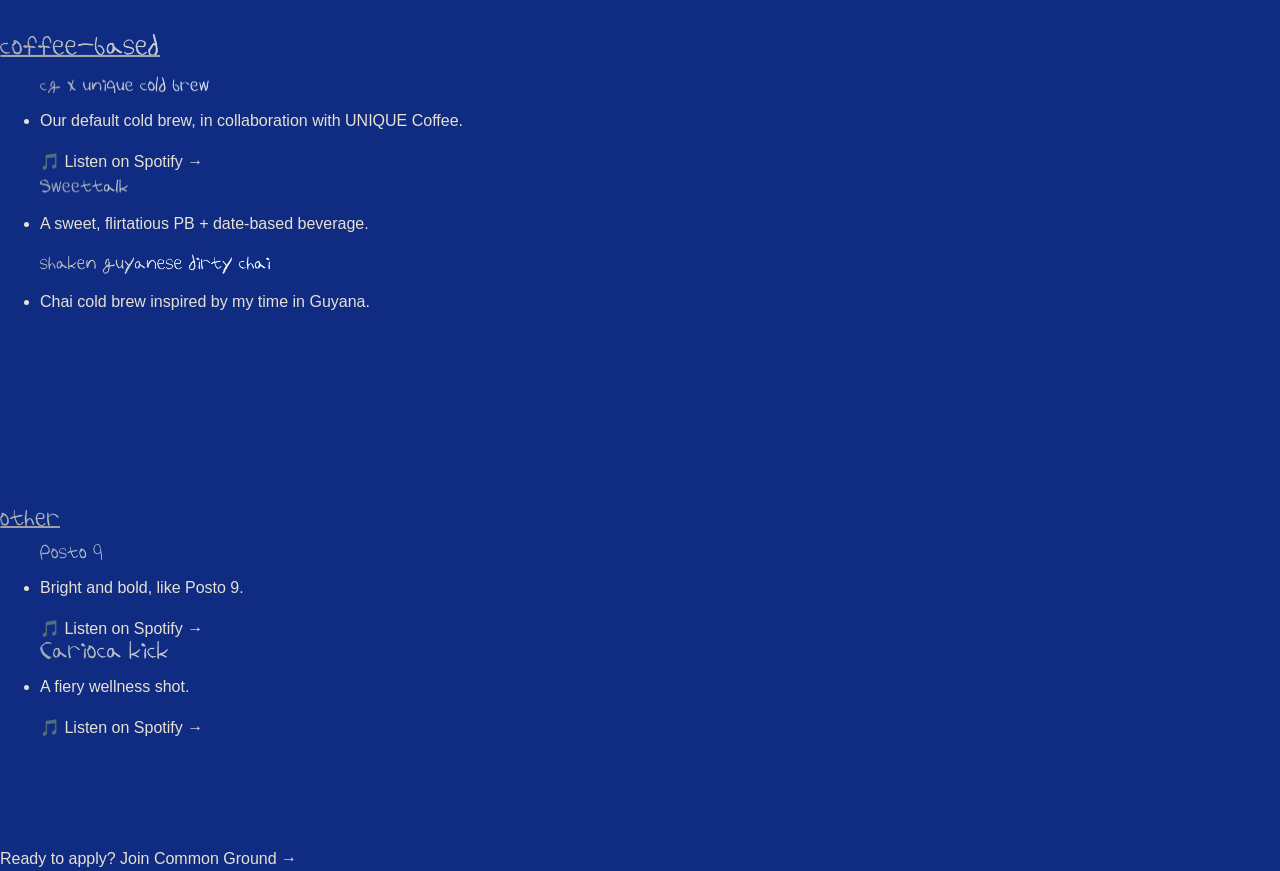
<file: menu.html>
<!DOCTYPE html>
<html lang="en">
<head>
<meta charset="UTF-8">
<meta name="viewport" content="width=device-width, initial-scale=1, viewport-fit=cover">
<title>The Menu — Common Ground</title>
<meta name="description" content="What's included with every Common Ground pass — coffee-based and matcha-based mocktails, every time.">

<meta property="og:title" content="The Menu — Common Ground">
<meta property="og:description" content="Coffee & matcha-based mocktails, included with every pass.">
<meta property="og:type" content="website">

<link rel="stylesheet" href="styles.css">
</head>
<body>

<div class="app" id="app">
  <div class="bg-texture" aria-hidden="true"></div>

  <img class="center-graphic" src="assets/community-graphic.png" alt="" aria-hidden="true">

  <header class="topbar">
    <a href="index.html" id="menu-logo-link" aria-label="Common Ground — home">
      <img class="wordmark-img" src="assets/logo-common-ground.png" alt="Common Ground">
    </a>
  </header>

  <main class="menu-main">
    <div class="menu-page">
      <a class="back-link" href="index.html" id="menu-back-link" data-i18n="back">&larr; Back</a>

      <h1 class="eyebrow" data-i18n="eyebrow">Functional Mocktails</h1>
      <ul class="perks-list menu-perks-list">
        <li data-i18n="lede">A full menu of coffee and matcha-based functional mocktails included at selected events</li>
        <li data-i18n="playlistNote">🎵 Each mocktail comes with a corresponding, curated playlist to help you get in the mood before each event</li>
      </ul>

      <div id="menu-categories"></div>
      <div id="menu-addon"></div>
      <p class="menu-note" id="menu-note" hidden></p>

      <div class="menu-footer">
        <a class="link-secondary" href="index.html" id="menu-apply-link" data-i18n="applyLink">Ready to apply? Join Common Ground →</a>
      </div>
    </div>
  </main>
</div>

<script src="menu.js"></script>
</body>
</html>
</file>
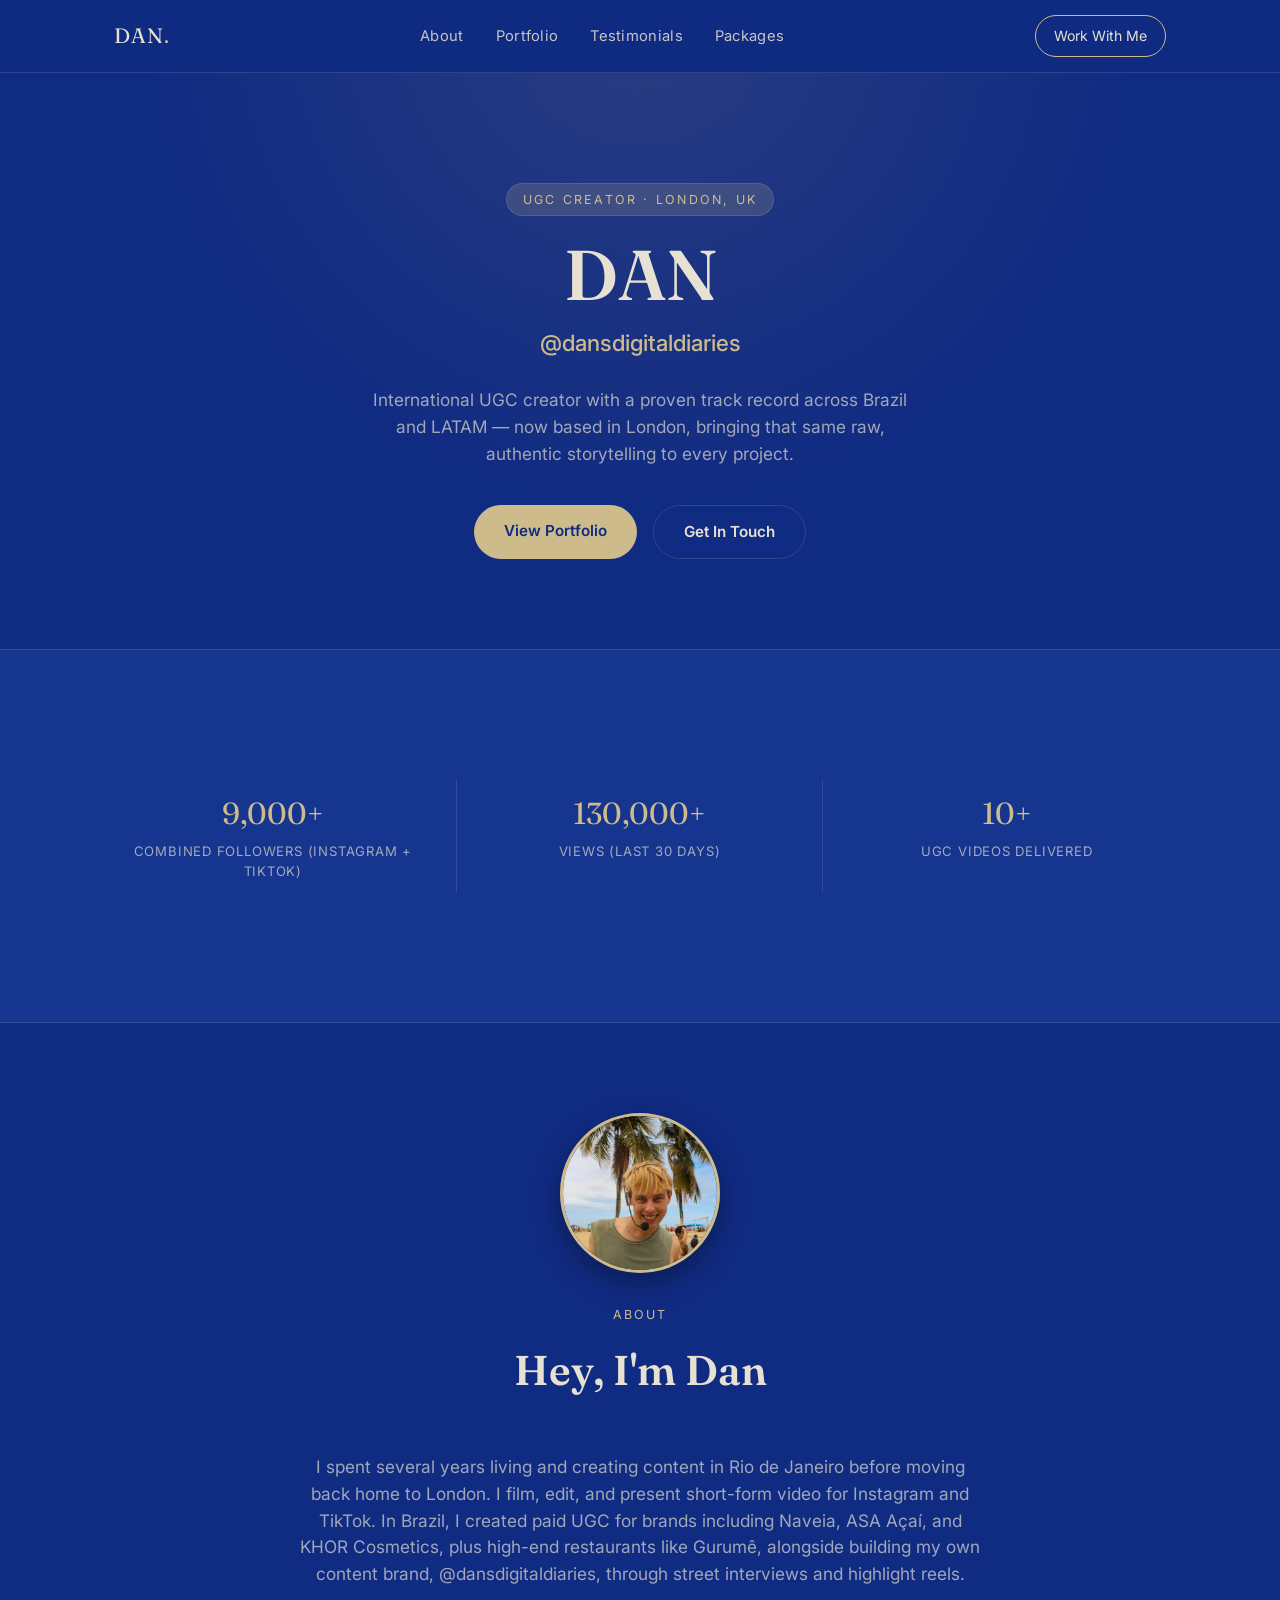
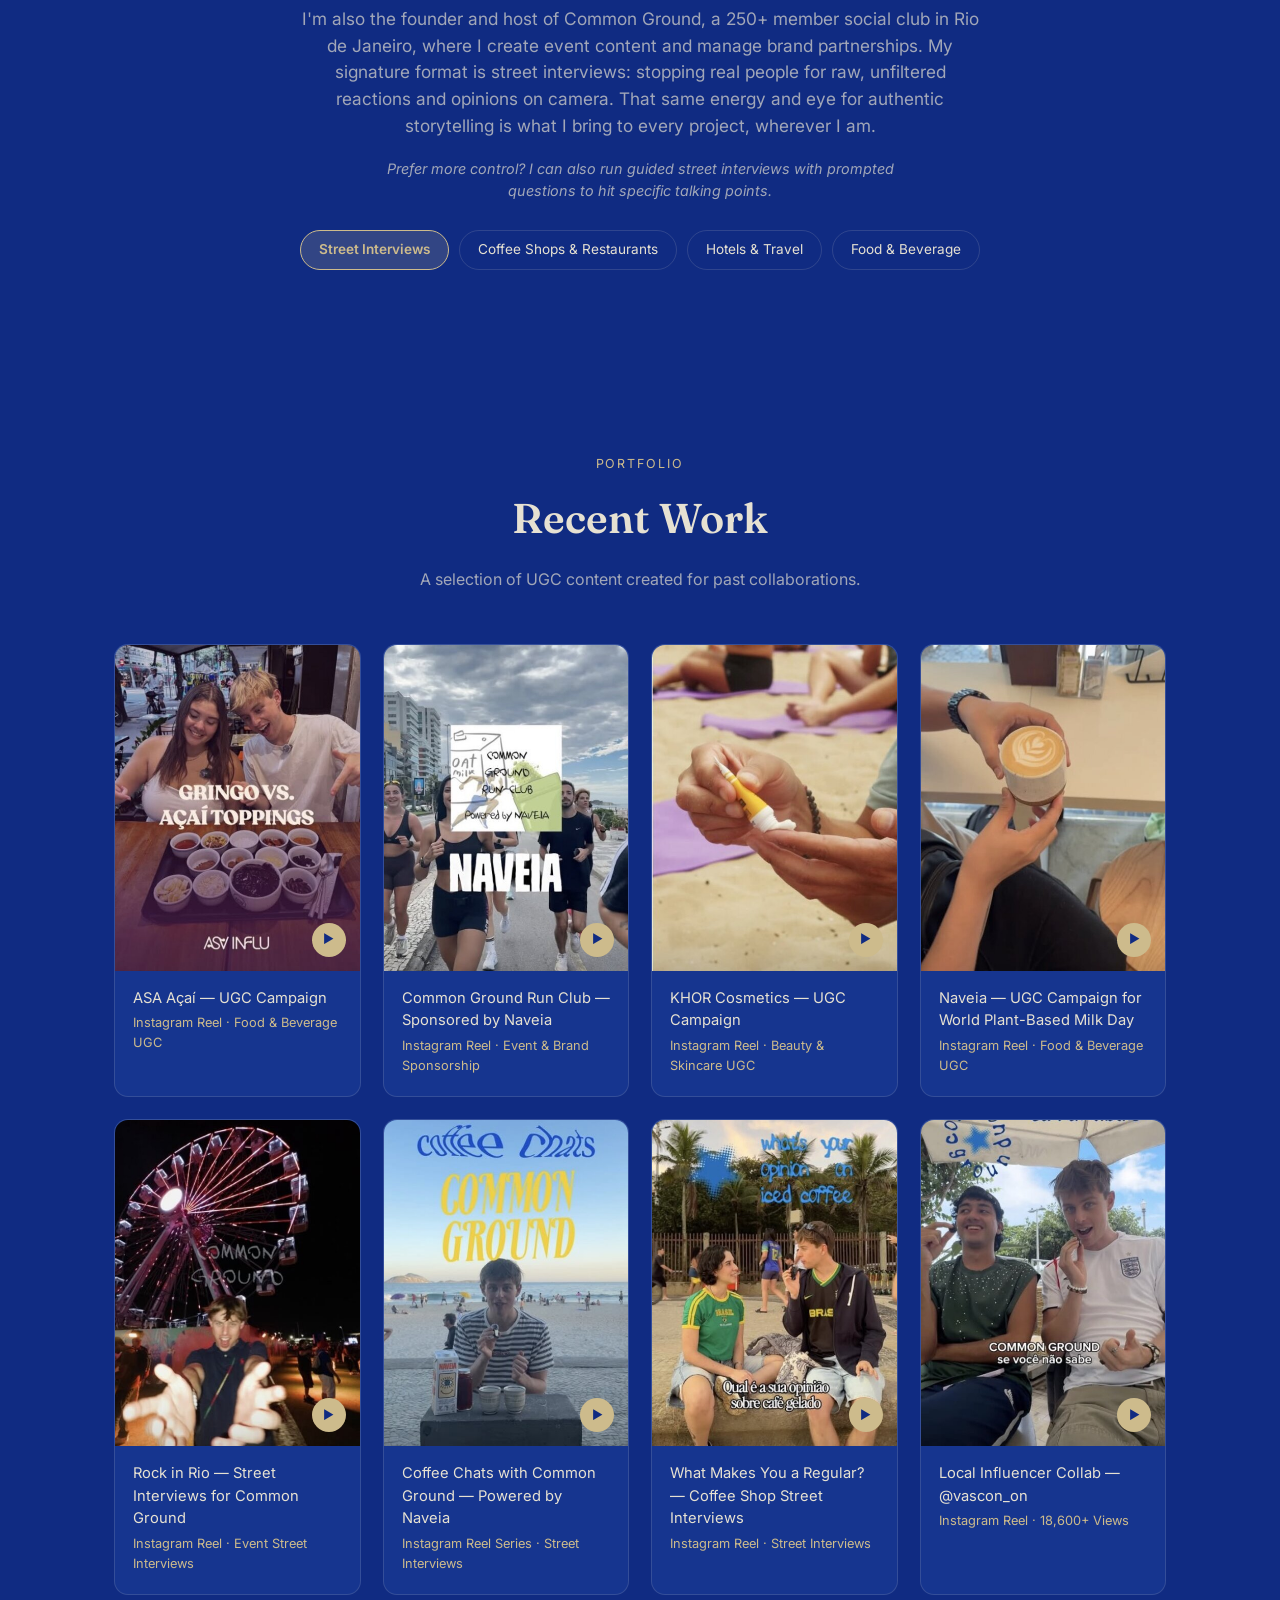
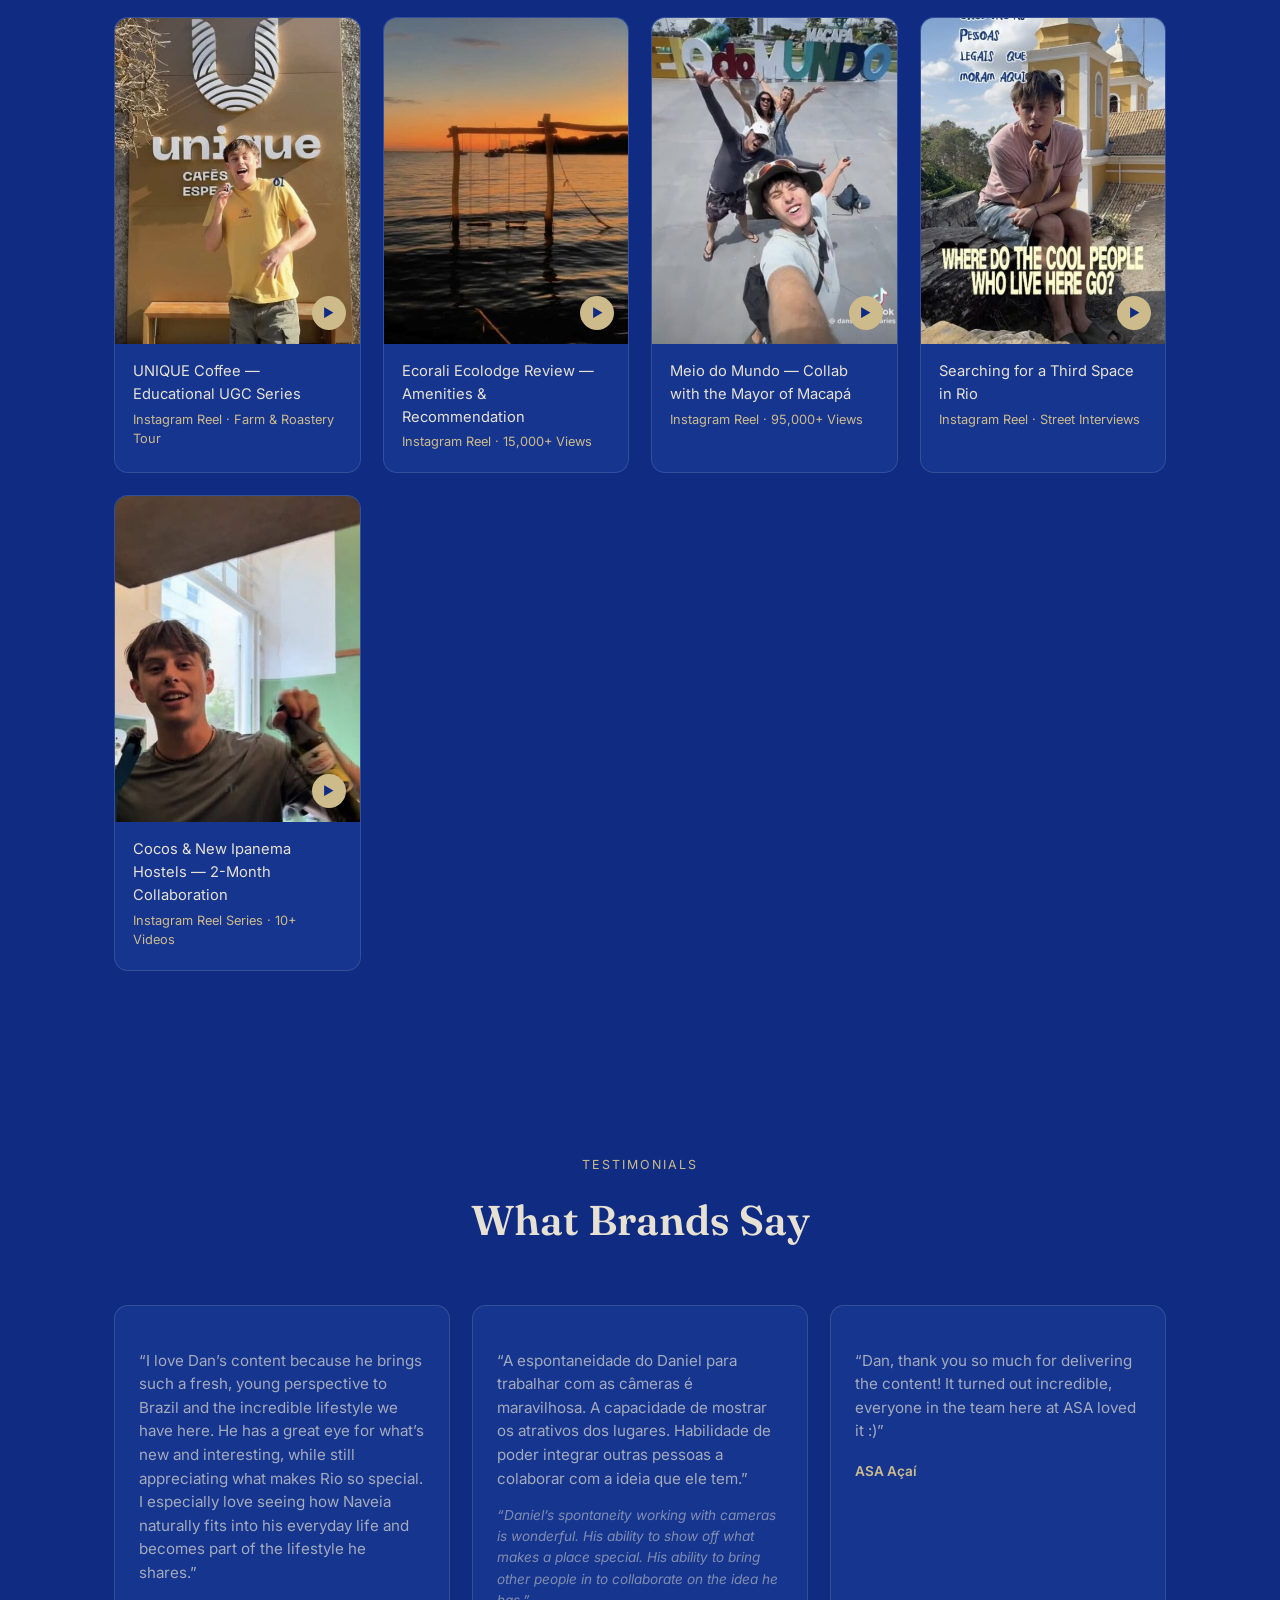
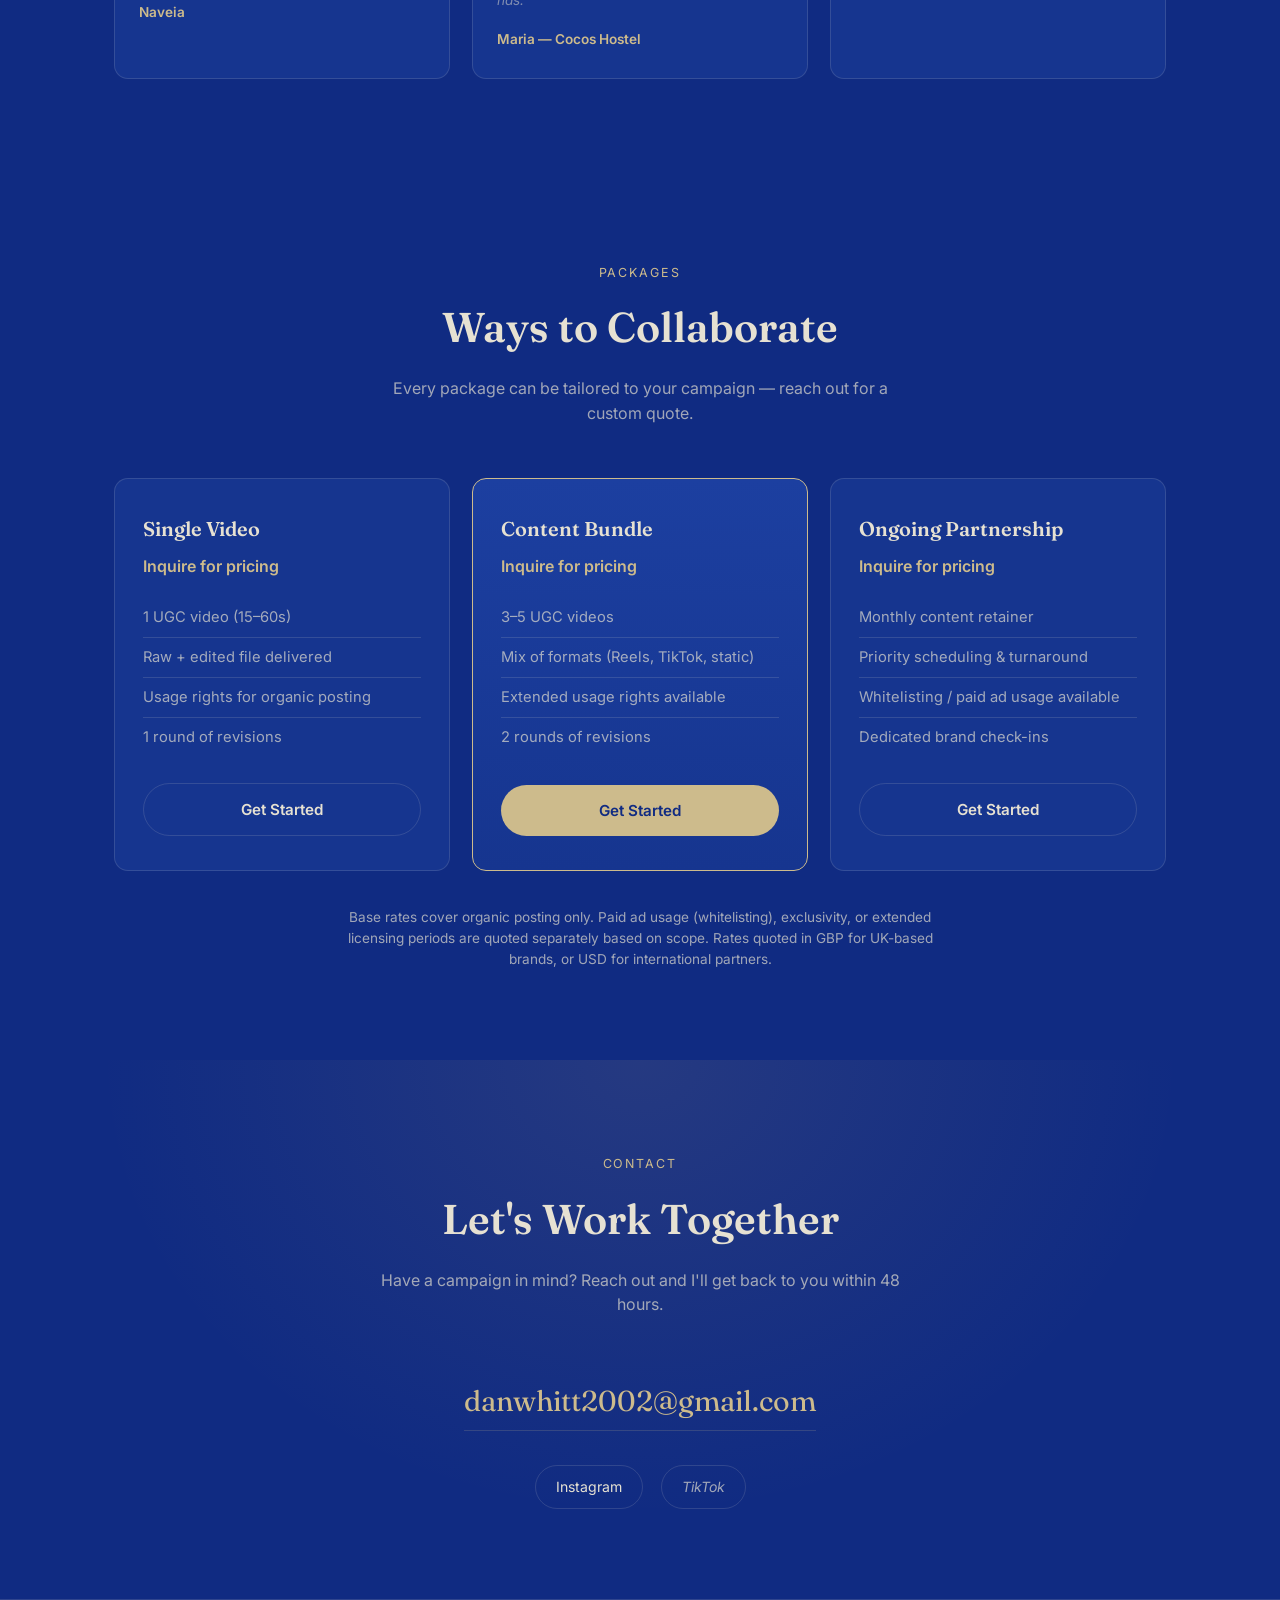
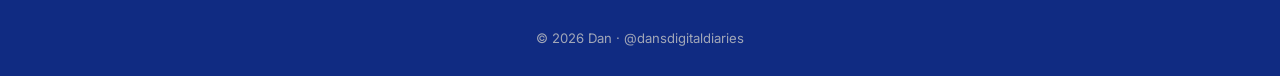
<file: media-kit/artifact-preview.html>
<!doctype html>
<html lang="en">
<head>
<meta charset="UTF-8" />
<meta name="viewport" content="width=device-width, initial-scale=1.0" />
<meta name="description" content="UGC creator based in London, with a proven track record creating content for hospitality and food &amp; beverage brands across Brazil, Colombia, and Panama." />
<title>DAN — @dansdigitaldiaries | UGC Creator, London</title>
<link rel="preconnect" href="https://fonts.googleapis.com">
<link rel="preconnect" href="https://fonts.gstatic.com" crossorigin>
<link href="https://fonts.googleapis.com/css2?family=Fraunces:wght@500;600&family=Inter:wght@400;500;600;700&display=swap" rel="stylesheet">
<style>
:root {
  --navy-900: #102b82;
  --navy-800: #16358f;
  --navy-700: #1c3fa0;
  --navy-600: #234aad;
  --navy-500: #2c4bab;
  --line: rgba(230, 225, 210, 0.14);
  --cream: #e6e1d2;
  --cream-dim: rgba(230, 225, 210, 0.68);
  --accent: #cdbb8c;
  --accent-dim: rgba(205, 187, 140, 0.18);
  --max-w: 1100px;
  --radius: 14px;
}

* {
  box-sizing: border-box;
}

html {
  scroll-behavior: smooth;
}

body {
  margin: 0;
  background: var(--navy-900);
  color: var(--cream);
  font-family: "Inter", -apple-system, BlinkMacSystemFont, "Segoe UI", sans-serif;
  line-height: 1.55;
}

h1, h2, h3 {
  font-family: "Fraunces", Georgia, serif;
  font-weight: 600;
  margin: 0;
}

a {
  color: inherit;
  text-decoration: none;
}

img {
  max-width: 100%;
  display: block;
}

.wrap {
  max-width: var(--max-w);
  margin: 0 auto;
  padding: 0 24px;
}

.placeholder {
  color: var(--cream-dim);
  font-style: italic;
}

/* Nav */
header {
  position: sticky;
  top: 0;
  z-index: 50;
  background: rgba(16, 43, 130, 0.85);
  backdrop-filter: blur(10px);
  border-bottom: 1px solid var(--line);
}

nav.wrap {
  display: flex;
  align-items: center;
  justify-content: space-between;
  height: 72px;
}

.brand {
  font-family: "Fraunces", Georgia, serif;
  font-size: 1.3rem;
  letter-spacing: 0.04em;
}

.brand span {
  color: var(--accent);
}

.nav-links {
  display: flex;
  gap: 32px;
  font-size: 0.92rem;
  letter-spacing: 0.02em;
}

.nav-links a {
  opacity: 0.85;
  transition: opacity 0.2s;
}

.nav-links a:hover {
  opacity: 1;
  color: var(--accent);
}

.nav-cta {
  border: 1px solid var(--accent);
  padding: 9px 18px;
  border-radius: 999px;
  font-size: 0.88rem;
}

.nav-cta:hover {
  background: var(--accent);
  color: var(--navy-900);
}

.menu-toggle {
  display: none;
  background: none;
  border: none;
  color: var(--cream);
  font-size: 1.5rem;
  cursor: pointer;
}

/* Hero */
.hero {
  padding: 110px 0 90px;
  text-align: center;
  background:
    radial-gradient(ellipse at 50% -10%, rgba(224, 185, 120, 0.12), transparent 55%),
    var(--navy-900);
}

.hero .eyebrow {
  display: inline-block;
  color: var(--accent);
  letter-spacing: 0.18em;
  text-transform: uppercase;
  font-size: 0.78rem;
  margin-bottom: 22px;
  border: 1px solid var(--accent-dim);
  background: var(--accent-dim);
  padding: 6px 16px;
  border-radius: 999px;
}

.hero h1 {
  font-size: clamp(2.6rem, 6vw, 4.4rem);
  line-height: 1.05;
}

.hero .handle {
  color: var(--accent);
  font-size: clamp(1.1rem, 2.4vw, 1.4rem);
  margin-top: 14px;
  font-weight: 500;
}

.hero .tagline {
  max-width: 560px;
  margin: 26px auto 0;
  color: var(--cream-dim);
  font-size: 1.08rem;
}

.hero-ctas {
  margin-top: 38px;
  display: flex;
  gap: 16px;
  justify-content: center;
  flex-wrap: wrap;
}

.btn {
  padding: 14px 30px;
  border-radius: 999px;
  font-size: 0.95rem;
  font-weight: 600;
  transition: transform 0.15s, background 0.2s, color 0.2s;
  display: inline-block;
}

.btn:hover {
  transform: translateY(-2px);
}

.btn-primary {
  background: var(--accent);
  color: var(--navy-900);
}

.btn-secondary {
  border: 1px solid var(--line);
  color: var(--cream);
}

.btn-secondary:hover {
  border-color: var(--accent);
  color: var(--accent);
}

/* Stats */
.stats {
  border-top: 1px solid var(--line);
  border-bottom: 1px solid var(--line);
  background: var(--navy-800);
}

.stats-grid {
  display: grid;
  grid-template-columns: repeat(3, 1fr);
  padding: 40px 0;
}

.stat {
  text-align: center;
  padding: 10px 12px;
  border-right: 1px solid var(--line);
}

.stat:last-child {
  border-right: none;
}

.stat .num {
  font-family: "Fraunces", Georgia, serif;
  font-size: 1.9rem;
  color: var(--accent);
}

.stat .label {
  font-size: 0.82rem;
  color: var(--cream-dim);
  margin-top: 4px;
  text-transform: uppercase;
  letter-spacing: 0.06em;
}

/* Section shared */
section {
  padding: 90px 0;
}

.section-head {
  text-align: center;
  margin-bottom: 52px;
}

.section-head .eyebrow {
  color: var(--accent);
  text-transform: uppercase;
  letter-spacing: 0.16em;
  font-size: 0.78rem;
}

.section-head h2 {
  font-size: clamp(1.9rem, 4vw, 2.6rem);
  margin-top: 12px;
}

.section-head p {
  color: var(--cream-dim);
  max-width: 520px;
  margin: 16px auto 0;
}

/* About */
.about-photo {
  display: flex;
  justify-content: center;
  margin-bottom: 28px;
}

.about-photo img {
  width: 160px;
  height: 160px;
  border-radius: 50%;
  object-fit: cover;
  object-position: center 22%;
  border: 3px solid var(--accent);
  box-shadow: 0 10px 28px rgba(0, 0, 0, 0.35);
}

.about-body {
  max-width: 680px;
  margin: 0 auto;
  text-align: center;
  font-size: 1.08rem;
  color: var(--cream-dim);
}

.about-body + .about-body {
  margin-top: 18px;
}

.about-note {
  max-width: 520px;
  margin: 18px auto 0;
  text-align: center;
  font-size: 0.9rem;
  font-style: italic;
  color: var(--cream-dim);
}

.niche-tags {
  display: flex;
  gap: 10px;
  justify-content: center;
  flex-wrap: wrap;
  margin-top: 28px;
}

.niche-tags span {
  border: 1px solid var(--line);
  padding: 8px 18px;
  border-radius: 999px;
  font-size: 0.85rem;
  color: var(--cream);
}

.niche-specialty {
  border-color: var(--accent) !important;
  background: var(--accent-dim);
  color: var(--accent) !important;
  font-weight: 600;
}

/* Portfolio */
.portfolio-grid {
  display: grid;
  grid-template-columns: repeat(4, 1fr);
  gap: 22px;
}

.portfolio-card {
  background: var(--navy-800);
  border: 1px solid var(--line);
  border-radius: var(--radius);
  overflow: hidden;
  transition: border-color 0.2s, transform 0.2s;
}

.portfolio-card:hover {
  border-color: var(--accent);
  transform: translateY(-4px);
}

.portfolio-thumb {
  aspect-ratio: 9 / 12;
  background: linear-gradient(160deg, var(--navy-600), var(--navy-700));
  display: flex;
  align-items: center;
  justify-content: center;
  color: var(--cream-dim);
  font-size: 0.85rem;
  text-align: center;
  padding: 20px;
  position: relative;
}

.portfolio-thumb.has-image {
  padding: 0;
}

.portfolio-thumb.has-image img {
  width: 100%;
  height: 100%;
  object-fit: cover;
  object-position: center bottom;
}

.portfolio-thumb::after {
  content: "▶";
  position: absolute;
  bottom: 14px;
  right: 14px;
  width: 34px;
  height: 34px;
  border-radius: 50%;
  background: var(--accent);
  color: var(--navy-900);
  display: flex;
  align-items: center;
  justify-content: center;
  font-size: 0.75rem;
}

.portfolio-info {
  padding: 16px 18px 20px;
}

.portfolio-info .cap {
  font-size: 0.92rem;
  color: var(--cream);
}

.portfolio-info .meta {
  font-size: 0.8rem;
  color: var(--accent);
  margin-top: 4px;
}

/* Testimonials */
.testimonial-grid {
  display: grid;
  grid-template-columns: repeat(3, 1fr);
  gap: 22px;
}

.testimonial-card {
  background: var(--navy-800);
  border: 1px solid var(--line);
  border-radius: var(--radius);
  padding: 28px 24px;
}

.testimonial-card .quote {
  color: var(--cream-dim);
  font-size: 0.95rem;
}

.testimonial-card .quote-translation {
  margin-top: 12px;
  font-size: 0.85rem;
  font-style: italic;
  opacity: 0.75;
}

.testimonial-card .who {
  margin-top: 18px;
  color: var(--accent);
  font-size: 0.85rem;
  font-weight: 600;
}

/* Packages */
.package-grid {
  display: grid;
  grid-template-columns: repeat(3, 1fr);
  gap: 22px;
  align-items: stretch;
}

.package-card {
  background: var(--navy-800);
  border: 1px solid var(--line);
  border-radius: var(--radius);
  padding: 34px 28px;
  display: flex;
  flex-direction: column;
}

.package-card.featured {
  border-color: var(--accent);
  background: linear-gradient(180deg, var(--navy-700), var(--navy-800));
}

.package-card h3 {
  font-size: 1.25rem;
}

.package-card .price {
  color: var(--accent);
  font-size: 1rem;
  margin: 10px 0 20px;
  font-weight: 600;
}

.package-card ul {
  list-style: none;
  padding: 0;
  margin: 0 0 26px;
  flex-grow: 1;
}

.package-card li {
  color: var(--cream-dim);
  font-size: 0.92rem;
  padding: 8px 0;
  border-top: 1px solid var(--line);
}

.package-card li:first-child {
  border-top: none;
}

.package-card .btn {
  text-align: center;
}

.packages-note {
  max-width: 620px;
  margin: 36px auto 0;
  text-align: center;
  color: var(--cream-dim);
  font-size: 0.85rem;
}

/* Contact */
.contact {
  text-align: center;
  background: radial-gradient(ellipse at 50% 0%, rgba(224, 185, 120, 0.1), transparent 60%);
}

.contact-email {
  display: inline-block;
  margin-top: 10px;
  font-size: clamp(1.3rem, 3vw, 1.8rem);
  font-family: "Fraunces", Georgia, serif;
  color: var(--accent);
  border-bottom: 1px solid var(--accent-dim);
  padding-bottom: 6px;
}

.social-row {
  margin-top: 34px;
  display: flex;
  gap: 18px;
  justify-content: center;
  flex-wrap: wrap;
}

.social-row a {
  border: 1px solid var(--line);
  padding: 10px 20px;
  border-radius: 999px;
  font-size: 0.88rem;
}

.social-row a:hover {
  border-color: var(--accent);
  color: var(--accent);
}

footer {
  border-top: 1px solid var(--line);
  padding: 28px 0;
  text-align: center;
  color: var(--cream-dim);
  font-size: 0.82rem;
}

/* Responsive */
@media (max-width: 860px) {
  .portfolio-grid,
  .testimonial-grid,
  .package-grid {
    grid-template-columns: repeat(2, 1fr);
  }
}

@media (max-width: 680px) {
  .nav-links,
  .nav-cta {
    display: none;
  }
  .menu-toggle {
    display: block;
  }
  header.open .nav-links {
    display: flex;
    flex-direction: column;
    position: absolute;
    top: 72px;
    left: 0;
    right: 0;
    background: var(--navy-800);
    padding: 20px 24px 26px;
    border-bottom: 1px solid var(--line);
    gap: 18px;
  }
  header.open .nav-cta {
    display: none;
  }
  .stats-grid {
    grid-template-columns: repeat(1, 1fr);
  }
  .portfolio-grid,
  .testimonial-grid,
  .package-grid {
    grid-template-columns: 1fr;
  }
  .stat {
    border-right: none !important;
    border-bottom: 1px solid var(--line);
    padding-bottom: 20px;
  }
}

</style>
</head>
<body>


  <header id="site-header">
    <nav class="wrap">
      <a href="#top" class="brand">DAN<span>.</span></a>
      <div class="nav-links">
        <a href="#about">About</a>
        <a href="#portfolio">Portfolio</a>
        <a href="#testimonials">Testimonials</a>
        <a href="#packages">Packages</a>
      </div>
      <a href="#contact" class="nav-cta">Work With Me</a>
      <button class="menu-toggle" id="menu-toggle" aria-label="Toggle menu">&#9776;</button>
    </nav>
  </header>

  <main id="top">

    <!-- HERO -->
    <section class="hero">
      <div class="wrap">
        <span class="eyebrow">UGC Creator &middot; London, UK</span>
        <h1>DAN</h1>
        <div class="handle">@dansdigitaldiaries</div>
        <p class="tagline">
          International UGC creator with a proven track record across Brazil and
          LATAM &mdash; now based in London, bringing that same raw, authentic
          storytelling to every project.
        </p>
        <div class="hero-ctas">
          <a href="#portfolio" class="btn btn-primary">View Portfolio</a>
          <a href="#contact" class="btn btn-secondary">Get In Touch</a>
        </div>
      </div>
    </section>

    <!-- STATS -->
    <section class="stats">
      <div class="wrap stats-grid">
        <!-- TODO: fill in remaining numbers, or delete stats you don't want to show -->
        <div class="stat">
          <div class="num">9,000+</div>
          <div class="label">Combined Followers (Instagram + TikTok)</div>
        </div>
        <div class="stat">
          <div class="num">130,000+</div>
          <div class="label">Views (Last 30 Days)</div>
        </div>
        <div class="stat">
          <div class="num">10+</div>
          <div class="label">UGC Videos Delivered</div>
        </div>
      </div>
    </section>

    <!-- ABOUT -->
    <section id="about">
      <div class="wrap">
        <div class="about-photo">
          <img src="images/about-photo.jpg" alt="Dan hosting a street interview on the beach in Rio de Janeiro" />
        </div>
        <div class="section-head">
          <span class="eyebrow">About</span>
          <h2>Hey, I'm Dan</h2>
        </div>
        <p class="about-body">
          I spent several years living and creating content in Rio de Janeiro before
          moving back home to London. I film, edit, and present short-form video for
          Instagram and TikTok. In Brazil, I created paid UGC for brands including
          Naveia, ASA A&ccedil;a&iacute;, and KHOR Cosmetics, plus high-end restaurants
          like Gurum&ecirc;, alongside building my own content brand,
          @dansdigitaldiaries, through street interviews and highlight reels.
        </p>
        <p class="about-body">
          I'm also the founder and host of Common Ground, a 250+ member social club
          in Rio de Janeiro, where I create event content and manage brand partnerships.
          My signature format is street interviews: stopping real people for raw,
          unfiltered reactions and opinions on camera. That same energy and eye for
          authentic storytelling is what I bring to every project, wherever I am.
        </p>
        <p class="about-note">
          Prefer more control? I can also run guided street interviews with prompted
          questions to hit specific talking points.
        </p>
        <div class="niche-tags">
          <span class="niche-specialty">Street Interviews</span>
          <span>Coffee Shops &amp; Restaurants</span>
          <span>Hotels &amp; Travel</span>
          <span>Food &amp; Beverage</span>
        </div>
      </div>
    </section>

    <!-- PORTFOLIO -->
    <section id="portfolio">
      <div class="wrap">
        <div class="section-head">
          <span class="eyebrow">Portfolio</span>
          <h2>Recent Work</h2>
          <p>A selection of UGC content created for past collaborations.</p>
        </div>
        <div class="portfolio-grid">
          <!--
            TODO: repeat this card for each piece of content.
            Swap the <a href> for the real video/post link, and replace the thumb text
            with a background-image (or an embedded <iframe> for TikTok/YouTube).
          -->
          <a class="portfolio-card" href="https://www.instagram.com/reel/DfIjsjmS9Ih/?hvrq=MTAxcG14MmdkbHpsYQ==" target="_blank" rel="noopener">
            <div class="portfolio-thumb has-image">
              <img src="images/asa-acai.jpg" alt="Gringo vs. Açaí Toppings — Dan and a friend with a tray of açaí toppings for ASA Açaí" />
            </div>
            <div class="portfolio-info">
              <div class="cap">ASA A&ccedil;a&iacute; &mdash; UGC Campaign</div>
              <div class="meta">Instagram Reel &middot; Food &amp; Beverage UGC</div>
            </div>
          </a>
          <a class="portfolio-card" href="https://www.instagram.com/reel/DeZMuOWSxI6/?jplx=ZDN0OG1sOGdib25m" target="_blank" rel="noopener">
            <div class="portfolio-thumb has-image">
              <img src="images/run-club.jpg" alt="Common Ground Run Club, powered by Naveia, group run along the Rio waterfront" />
            </div>
            <div class="portfolio-info">
              <div class="cap">Common Ground Run Club &mdash; Sponsored by Naveia</div>
              <div class="meta">Instagram Reel &middot; Event &amp; Brand Sponsorship</div>
            </div>
          </a>
          <a class="portfolio-card" href="https://www.instagram.com/reel/Dfap5sQhSQ2/?knvt=dmx6dmtxdDZqaGp2" target="_blank" rel="noopener">
            <div class="portfolio-thumb has-image">
              <img src="images/khor.jpg" alt="Applying KHOR Cosmetics sunscreen on the beach, UGC collab" />
            </div>
            <div class="portfolio-info">
              <div class="cap">KHOR Cosmetics &mdash; UGC Campaign</div>
              <div class="meta">Instagram Reel &middot; Beauty &amp; Skincare UGC</div>
            </div>
          </a>
          <a class="portfolio-card" href="https://www.instagram.com/reel/DcV8kQiJ_xF/?stkn=dXg3em9vYXdtbnZu" target="_blank" rel="noopener">
            <div class="portfolio-thumb has-image">
              <img src="images/naveia-coffee-crawl.jpg" alt="Holding a latte at one of the cafes on the Naveia Rio coffee crawl" />
            </div>
            <div class="portfolio-info">
              <div class="cap">Naveia &mdash; UGC Campaign for World Plant-Based Milk Day</div>
              <div class="meta">Instagram Reel &middot; Food &amp; Beverage UGC</div>
            </div>
          </a>
          <a class="portfolio-card" href="https://www.instagram.com/reel/Dc1n9Q_y5s_/?jplx=Yzd3ZXZlcWZxMjdy" target="_blank" rel="noopener">
            <div class="portfolio-thumb has-image">
              <img src="images/rock-in-rio.jpg" alt="Dan at Rock in Rio with the festival ferris wheel and Common Ground sign behind him" />
            </div>
            <div class="portfolio-info">
              <div class="cap">Rock in Rio &mdash; Street Interviews for Common Ground</div>
              <div class="meta">Instagram Reel &middot; Event Street Interviews</div>
            </div>
          </a>
          <a class="portfolio-card" href="https://www.instagram.com/reel/DbN8LhvyVzY/?gwpx=MWlobTFpODdrNGFqcA==" target="_blank" rel="noopener">
            <div class="portfolio-thumb has-image">
              <img src="images/coffee-chats.jpg" alt="Coffee Chats with Common Ground, a series powered by Naveia, filmed on Copacabana beach" />
            </div>
            <div class="portfolio-info">
              <div class="cap">Coffee Chats with Common Ground &mdash; Powered by Naveia</div>
              <div class="meta">Instagram Reel Series &middot; Street Interviews</div>
            </div>
          </a>
          <a class="portfolio-card" href="https://www.instagram.com/reel/DadVj8aSujp/?hvrq=eWVoeDluNDVndTc=" target="_blank" rel="noopener">
            <div class="portfolio-thumb has-image">
              <img src="images/iced-coffee-opinion.jpg" alt="Dan interviewing someone on their opinion of iced coffee, street interview style" />
            </div>
            <div class="portfolio-info">
              <div class="cap">What Makes You a Regular? &mdash; Coffee Shop Street Interviews</div>
              <div class="meta">Instagram Reel &middot; Street Interviews</div>
            </div>
          </a>
          <a class="portfolio-card" href="https://www.instagram.com/reel/DZxbI_6ySsY/?cnvx=NXN3NHdzdjE2Z3F6" target="_blank" rel="noopener">
            <div class="portfolio-thumb has-image">
              <img src="images/vascon.jpg" alt="Dan and Brazilian influencer @vascon_on introducing Common Ground" />
            </div>
            <div class="portfolio-info">
              <div class="cap">Local Influencer Collab &mdash; @vascon_on</div>
              <div class="meta">Instagram Reel &middot; 18,600+ Views</div>
            </div>
          </a>
          <a class="portfolio-card" href="https://www.instagram.com/reel/Db5sVARS_AE/?stkn=MWN2d3IxZzF5ZnFydg==" target="_blank" rel="noopener">
            <div class="portfolio-thumb has-image">
              <img src="images/unique-coffee.jpg" alt="Dan outside UNIQUE Cafés Especiais in São Lourenço, Minas Gerais" />
            </div>
            <div class="portfolio-info">
              <div class="cap">UNIQUE Coffee &mdash; Educational UGC Series</div>
              <div class="meta">Instagram Reel &middot; Farm &amp; Roastery Tour</div>
            </div>
          </a>
          <a class="portfolio-card" href="https://www.instagram.com/reel/DC9V8kOu9NS/?stkn=MWdoemQwd2xtZWt5Mg==" target="_blank" rel="noopener">
            <div class="portfolio-thumb has-image">
              <img src="images/ecorali.jpg" alt="Sunset over the water at Ecorali Ecolodge, Colombia" />
            </div>
            <div class="portfolio-info">
              <div class="cap">Ecorali Ecolodge Review &mdash; Amenities &amp; Recommendation</div>
              <div class="meta">Instagram Reel &middot; 15,000+ Views</div>
            </div>
          </a>
          <a class="portfolio-card" href="https://www.instagram.com/reel/DIyXXO2RkKg/?stkn=MTg4cnplMnRvcWhzaQ==" target="_blank" rel="noopener">
            <div class="portfolio-thumb has-image">
              <img src="images/meio-do-mundo.jpg" alt="Dan and friends celebrating at the Meio do Mundo (Equator line) monument in Macapá" />
            </div>
            <div class="portfolio-info">
              <div class="cap">Meio do Mundo &mdash; Collab with the Mayor of Macap&aacute;</div>
              <div class="meta">Instagram Reel &middot; 95,000+ Views</div>
            </div>
          </a>
          <a class="portfolio-card" href="https://www.instagram.com/reel/DcdtFJly0Lu/?evlk=eDI1YTNiajA1dHBu" target="_blank" rel="noopener">
            <div class="portfolio-thumb has-image">
              <img src="images/third-space.jpg" alt="Dan asking where the cool people who live here go, searching for a third space in Rio" />
            </div>
            <div class="portfolio-info">
              <div class="cap">Searching for a Third Space in Rio</div>
              <div class="meta">Instagram Reel &middot; Street Interviews</div>
            </div>
          </a>
          <a class="portfolio-card" href="https://www.instagram.com/reel/DYIaSvtv-GI/?stkn=bzMyYXdreHN0azNq" target="_blank" rel="noopener">
            <div class="portfolio-thumb has-image">
              <img src="images/cocos-new-ipanema.jpg" alt="Dan presenting hostel amenities for Cocos &amp; New Ipanema Hostels" />
            </div>
            <div class="portfolio-info">
              <div class="cap">Cocos &amp; New Ipanema Hostels &mdash; 2-Month Collaboration</div>
              <div class="meta">Instagram Reel Series &middot; 10+ Videos</div>
            </div>
          </a>
        </div>
      </div>
    </section>

    <!-- TESTIMONIALS (optional — delete this whole <section> if you don't have quotes yet) -->
    <section id="testimonials">
      <div class="wrap">
        <div class="section-head">
          <span class="eyebrow">Testimonials</span>
          <h2>What Brands Say</h2>
        </div>
        <div class="testimonial-grid">
          <div class="testimonial-card">
            <p class="quote">&ldquo;I love Dan&rsquo;s content because he brings such a fresh, young
            perspective to Brazil and the incredible lifestyle we have here. He has a great eye
            for what&rsquo;s new and interesting, while still appreciating what makes Rio so
            special. I especially love seeing how Naveia naturally fits into his everyday life
            and becomes part of the lifestyle he shares.&rdquo;</p>
            <div class="who">Naveia</div>
          </div>
          <div class="testimonial-card">
            <p class="quote">&ldquo;A espontaneidade do Daniel para trabalhar com as c&acirc;meras &eacute;
            maravilhosa. A capacidade de mostrar os atrativos dos lugares. Habilidade de poder
            integrar outras pessoas a colaborar com a ideia que ele tem.&rdquo;</p>
            <p class="quote quote-translation">&ldquo;Daniel&rsquo;s spontaneity working with cameras
            is wonderful. His ability to show off what makes a place special. His ability to bring
            other people in to collaborate on the idea he has.&rdquo;</p>
            <div class="who">Maria &mdash; Cocos Hostel</div>
          </div>
          <div class="testimonial-card">
            <p class="quote">&ldquo;Dan, thank you so much for delivering the content! It turned
            out incredible, everyone in the team here at ASA loved it :)&rdquo;</p>
            <div class="who">ASA A&ccedil;a&iacute;</div>
          </div>
        </div>
      </div>
    </section>

    <!-- PACKAGES -->
    <section id="packages">
      <div class="wrap">
        <div class="section-head">
          <span class="eyebrow">Packages</span>
          <h2>Ways to Collaborate</h2>
          <p>Every package can be tailored to your campaign — reach out for a custom quote.</p>
        </div>
        <div class="package-grid">
          <div class="package-card">
            <h3>Single Video</h3>
            <div class="price">Inquire for pricing</div>
            <ul>
              <li>1 UGC video (15&ndash;60s)</li>
              <li>Raw + edited file delivered</li>
              <li>Usage rights for organic posting</li>
              <li>1 round of revisions</li>
            </ul>
            <a href="#contact" class="btn btn-secondary">Get Started</a>
          </div>
          <div class="package-card featured">
            <h3>Content Bundle</h3>
            <div class="price">Inquire for pricing</div>
            <ul>
              <li>3&ndash;5 UGC videos</li>
              <li>Mix of formats (Reels, TikTok, static)</li>
              <li>Extended usage rights available</li>
              <li>2 rounds of revisions</li>
            </ul>
            <a href="#contact" class="btn btn-primary">Get Started</a>
          </div>
          <div class="package-card">
            <h3>Ongoing Partnership</h3>
            <div class="price">Inquire for pricing</div>
            <ul>
              <li>Monthly content retainer</li>
              <li>Priority scheduling &amp; turnaround</li>
              <li>Whitelisting / paid ad usage available</li>
              <li>Dedicated brand check-ins</li>
            </ul>
            <a href="#contact" class="btn btn-secondary">Get Started</a>
          </div>
        </div>
        <p class="packages-note">
          Base rates cover organic posting only. Paid ad usage (whitelisting), exclusivity,
          or extended licensing periods are quoted separately based on scope. Rates quoted in
          GBP for UK-based brands, or USD for international partners.
        </p>
      </div>
    </section>

    <!-- CONTACT -->
    <section id="contact" class="contact">
      <div class="wrap">
        <div class="section-head">
          <span class="eyebrow">Contact</span>
          <h2>Let's Work Together</h2>
          <p>Have a campaign in mind? Reach out and I'll get back to you within 48 hours.</p>
        </div>
        <a href="mailto:danwhitt2002@gmail.com" class="contact-email">danwhitt2002@gmail.com</a>
        <div class="social-row">
          <a href="https://instagram.com/dansdigitaldiaries" target="_blank" rel="noopener">Instagram</a>
          <!-- TODO: add/remove other platforms -->
          <a href="#" class="placeholder" target="_blank" rel="noopener">TikTok</a>
        </div>
      </div>
    </section>

  </main>

  <footer>
    <div class="wrap">&copy; <span id="year"></span> Dan &middot; @dansdigitaldiaries</div>
  </footer>


<script>
document.getElementById("year").textContent = new Date().getFullYear();

const header = document.getElementById("site-header");
const menuToggle = document.getElementById("menu-toggle");

menuToggle.addEventListener("click", () => {
  header.classList.toggle("open");
});

document.querySelectorAll(".nav-links a").forEach((link) => {
  link.addEventListener("click", () => header.classList.remove("open"));
});

</script>
</body>
</html>
</file>
<file: styles.css>
:root {
  --navy-900: #102b82;
  --navy-800: #16358f;
  --navy-700: #1c3fa0;
  --navy-600: #234aad;
  --navy-500: #2c4bab;
  --line: rgba(230, 225, 210, 0.14);
  --cream: #e6e1d2;
  --cream-dim: rgba(230, 225, 210, 0.68);
  --accent: #cdbb8c;
  --accent-dim: rgba(205, 187, 140, 0.18);
  --max-w: 1100px;
  --radius: 14px;
}

* {
  box-sizing: border-box;
}

html {
  scroll-behavior: smooth;
}

body {
  margin: 0;
  background: var(--navy-900);
  color: var(--cream);
  font-family: "Inter", -apple-system, BlinkMacSystemFont, "Segoe UI", sans-serif;
  line-height: 1.55;
}

h1, h2, h3 {
  font-family: "Fraunces", Georgia, serif;
  font-weight: 600;
  margin: 0;
}

a {
  color: inherit;
  text-decoration: none;
}

img {
  max-width: 100%;
  display: block;
}

.wrap {
  max-width: var(--max-w);
  margin: 0 auto;
  padding: 0 24px;
}

.placeholder {
  color: var(--cream-dim);
  font-style: italic;
}

/* Nav */
header {
  position: sticky;
  top: 0;
  z-index: 50;
  background: rgba(16, 43, 130, 0.85);
  backdrop-filter: blur(10px);
  border-bottom: 1px solid var(--line);
}

nav.wrap {
  display: flex;
  align-items: center;
  justify-content: space-between;
  height: 72px;
}

.brand {
  font-family: "Fraunces", Georgia, serif;
  font-size: 1.3rem;
  letter-spacing: 0.04em;
}

.brand span {
  color: var(--accent);
}

.nav-links {
  display: flex;
  gap: 32px;
  font-size: 0.92rem;
  letter-spacing: 0.02em;
}

.nav-links a {
  opacity: 0.85;
  transition: opacity 0.2s;
}

.nav-links a:hover {
  opacity: 1;
  color: var(--accent);
}

.nav-cta {
  border: 1px solid var(--accent);
  padding: 9px 18px;
  border-radius: 999px;
  font-size: 0.88rem;
}

.nav-cta:hover {
  background: var(--accent);
  color: var(--navy-900);
}

.menu-toggle {
  display: none;
  background: none;
  border: none;
  color: var(--cream);
  font-size: 1.5rem;
  cursor: pointer;
}

/* Hero */
.hero {
  padding: 110px 0 90px;
  text-align: center;
  background:
    radial-gradient(ellipse at 50% -10%, rgba(224, 185, 120, 0.12), transparent 55%),
    var(--navy-900);
}

.hero .eyebrow {
  display: inline-block;
  color: var(--accent);
  letter-spacing: 0.18em;
  text-transform: uppercase;
  font-size: 0.78rem;
  margin-bottom: 22px;
  border: 1px solid var(--accent-dim);
  background: var(--accent-dim);
  padding: 6px 16px;
  border-radius: 999px;
}

.hero h1 {
  font-size: clamp(2.6rem, 6vw, 4.4rem);
  line-height: 1.05;
}

.hero .handle {
  color: var(--accent);
  font-size: clamp(1.1rem, 2.4vw, 1.4rem);
  margin-top: 14px;
  font-weight: 500;
}

.hero .tagline {
  max-width: 560px;
  margin: 26px auto 0;
  color: var(--cream-dim);
  font-size: 1.08rem;
}

.hero-ctas {
  margin-top: 38px;
  display: flex;
  gap: 16px;
  justify-content: center;
  flex-wrap: wrap;
}

.btn {
  padding: 14px 30px;
  border-radius: 999px;
  font-size: 0.95rem;
  font-weight: 600;
  transition: transform 0.15s, background 0.2s, color 0.2s;
  display: inline-block;
}

.btn:hover {
  transform: translateY(-2px);
}

.btn-primary {
  background: var(--accent);
  color: var(--navy-900);
}

.btn-secondary {
  border: 1px solid var(--line);
  color: var(--cream);
}

.btn-secondary:hover {
  border-color: var(--accent);
  color: var(--accent);
}

/* Stats */
.stats {
  border-top: 1px solid var(--line);
  border-bottom: 1px solid var(--line);
  background: var(--navy-800);
}

.stats-grid {
  display: grid;
  grid-template-columns: repeat(3, 1fr);
  padding: 40px 0;
}

.stat {
  text-align: center;
  padding: 10px 12px;
  border-right: 1px solid var(--line);
}

.stat:last-child {
  border-right: none;
}

.stat .num {
  font-family: "Fraunces", Georgia, serif;
  font-size: 1.9rem;
  color: var(--accent);
}

.stat .label {
  font-size: 0.82rem;
  color: var(--cream-dim);
  margin-top: 4px;
  text-transform: uppercase;
  letter-spacing: 0.06em;
}

/* Section shared */
section {
  padding: 90px 0;
}

.section-head {
  text-align: center;
  margin-bottom: 52px;
}

.section-head .eyebrow {
  color: var(--accent);
  text-transform: uppercase;
  letter-spacing: 0.16em;
  font-size: 0.78rem;
}

.section-head h2 {
  font-size: clamp(1.9rem, 4vw, 2.6rem);
  margin-top: 12px;
}

.section-head p {
  color: var(--cream-dim);
  max-width: 520px;
  margin: 16px auto 0;
}

/* About */
.about-photo {
  display: flex;
  justify-content: center;
  margin-bottom: 28px;
}

.about-photo img {
  width: 160px;
  height: 160px;
  border-radius: 50%;
  object-fit: cover;
  object-position: center 22%;
  border: 3px solid var(--accent);
  box-shadow: 0 10px 28px rgba(0, 0, 0, 0.35);
}

.about-body {
  max-width: 680px;
  margin: 0 auto;
  text-align: center;
  font-size: 1.08rem;
  color: var(--cream-dim);
}

.about-body + .about-body {
  margin-top: 18px;
}

.about-note {
  max-width: 520px;
  margin: 18px auto 0;
  text-align: center;
  font-size: 0.9rem;
  font-style: italic;
  color: var(--cream-dim);
}

.niche-tags {
  display: flex;
  gap: 10px;
  justify-content: center;
  flex-wrap: wrap;
  margin-top: 28px;
}

.niche-tags span {
  border: 1px solid var(--line);
  padding: 8px 18px;
  border-radius: 999px;
  font-size: 0.85rem;
  color: var(--cream);
}

.niche-specialty {
  border-color: var(--accent) !important;
  background: var(--accent-dim);
  color: var(--accent) !important;
  font-weight: 600;
}

/* Portfolio */
.portfolio-grid {
  display: grid;
  grid-template-columns: repeat(4, 1fr);
  gap: 22px;
}

.portfolio-card {
  background: var(--navy-800);
  border: 1px solid var(--line);
  border-radius: var(--radius);
  overflow: hidden;
  transition: border-color 0.2s, transform 0.2s;
}

.portfolio-card:hover {
  border-color: var(--accent);
  transform: translateY(-4px);
}

.portfolio-thumb {
  aspect-ratio: 9 / 12;
  background: linear-gradient(160deg, var(--navy-600), var(--navy-700));
  display: flex;
  align-items: center;
  justify-content: center;
  color: var(--cream-dim);
  font-size: 0.85rem;
  text-align: center;
  padding: 20px;
  position: relative;
}

.portfolio-thumb.has-image {
  padding: 0;
}

.portfolio-thumb.has-image img {
  width: 100%;
  height: 100%;
  object-fit: cover;
  object-position: center bottom;
}

.portfolio-thumb::after {
  content: "▶";
  position: absolute;
  bottom: 14px;
  right: 14px;
  width: 34px;
  height: 34px;
  border-radius: 50%;
  background: var(--accent);
  color: var(--navy-900);
  display: flex;
  align-items: center;
  justify-content: center;
  font-size: 0.75rem;
}

.portfolio-info {
  padding: 16px 18px 20px;
}

.portfolio-info .cap {
  font-size: 0.92rem;
  color: var(--cream);
}

.portfolio-info .meta {
  font-size: 0.8rem;
  color: var(--accent);
  margin-top: 4px;
}

/* Testimonials */
.testimonial-grid {
  display: grid;
  grid-template-columns: repeat(3, 1fr);
  gap: 22px;
}

.testimonial-card {
  background: var(--navy-800);
  border: 1px solid var(--line);
  border-radius: var(--radius);
  padding: 28px 24px;
}

.testimonial-card .quote {
  color: var(--cream-dim);
  font-size: 0.95rem;
}

.testimonial-card .quote-translation {
  margin-top: 12px;
  font-size: 0.85rem;
  font-style: italic;
  opacity: 0.75;
}

.testimonial-card .who {
  margin-top: 18px;
  color: var(--accent);
  font-size: 0.85rem;
  font-weight: 600;
}

/* Packages */
.package-grid {
  display: grid;
  grid-template-columns: repeat(3, 1fr);
  gap: 22px;
  align-items: stretch;
}

.package-card {
  background: var(--navy-800);
  border: 1px solid var(--line);
  border-radius: var(--radius);
  padding: 34px 28px;
  display: flex;
  flex-direction: column;
}

.package-card.featured {
  border-color: var(--accent);
  background: linear-gradient(180deg, var(--navy-700), var(--navy-800));
}

.package-card h3 {
  font-size: 1.25rem;
}

.package-card .price {
  color: var(--accent);
  font-size: 1rem;
  margin: 10px 0 20px;
  font-weight: 600;
}

.package-card ul {
  list-style: none;
  padding: 0;
  margin: 0 0 26px;
  flex-grow: 1;
}

.package-card li {
  color: var(--cream-dim);
  font-size: 0.92rem;
  padding: 8px 0;
  border-top: 1px solid var(--line);
}

.package-card li:first-child {
  border-top: none;
}

.package-card .btn {
  text-align: center;
}

.packages-note {
  max-width: 620px;
  margin: 36px auto 0;
  text-align: center;
  color: var(--cream-dim);
  font-size: 0.85rem;
}

/* Contact */
.contact {
  text-align: center;
  background: radial-gradient(ellipse at 50% 0%, rgba(224, 185, 120, 0.1), transparent 60%);
}

.contact-email {
  display: inline-block;
  margin-top: 10px;
  font-size: clamp(1.3rem, 3vw, 1.8rem);
  font-family: "Fraunces", Georgia, serif;
  color: var(--accent);
  border-bottom: 1px solid var(--accent-dim);
  padding-bottom: 6px;
}

.social-row {
  margin-top: 34px;
  display: flex;
  gap: 18px;
  justify-content: center;
  flex-wrap: wrap;
}

.social-row a {
  border: 1px solid var(--line);
  padding: 10px 20px;
  border-radius: 999px;
  font-size: 0.88rem;
}

.social-row a:hover {
  border-color: var(--accent);
  color: var(--accent);
}

footer {
  border-top: 1px solid var(--line);
  padding: 28px 0;
  text-align: center;
  color: var(--cream-dim);
  font-size: 0.82rem;
}

/* Responsive */
@media (max-width: 860px) {
  .portfolio-grid,
  .testimonial-grid,
  .package-grid {
    grid-template-columns: repeat(2, 1fr);
  }
}

@media (max-width: 680px) {
  .nav-links,
  .nav-cta {
    display: none;
  }
  .menu-toggle {
    display: block;
  }
  header.open .nav-links {
    display: flex;
    flex-direction: column;
    position: absolute;
    top: 72px;
    left: 0;
    right: 0;
    background: var(--navy-800);
    padding: 20px 24px 26px;
    border-bottom: 1px solid var(--line);
    gap: 18px;
  }
  header.open .nav-cta {
    display: none;
  }
  .stats-grid {
    grid-template-columns: repeat(1, 1fr);
  }
  .portfolio-grid,
  .testimonial-grid,
  .package-grid {
    grid-template-columns: 1fr;
  }
  .stat {
    border-right: none !important;
    border-bottom: 1px solid var(--line);
    padding-bottom: 20px;
  }
}
</file>
